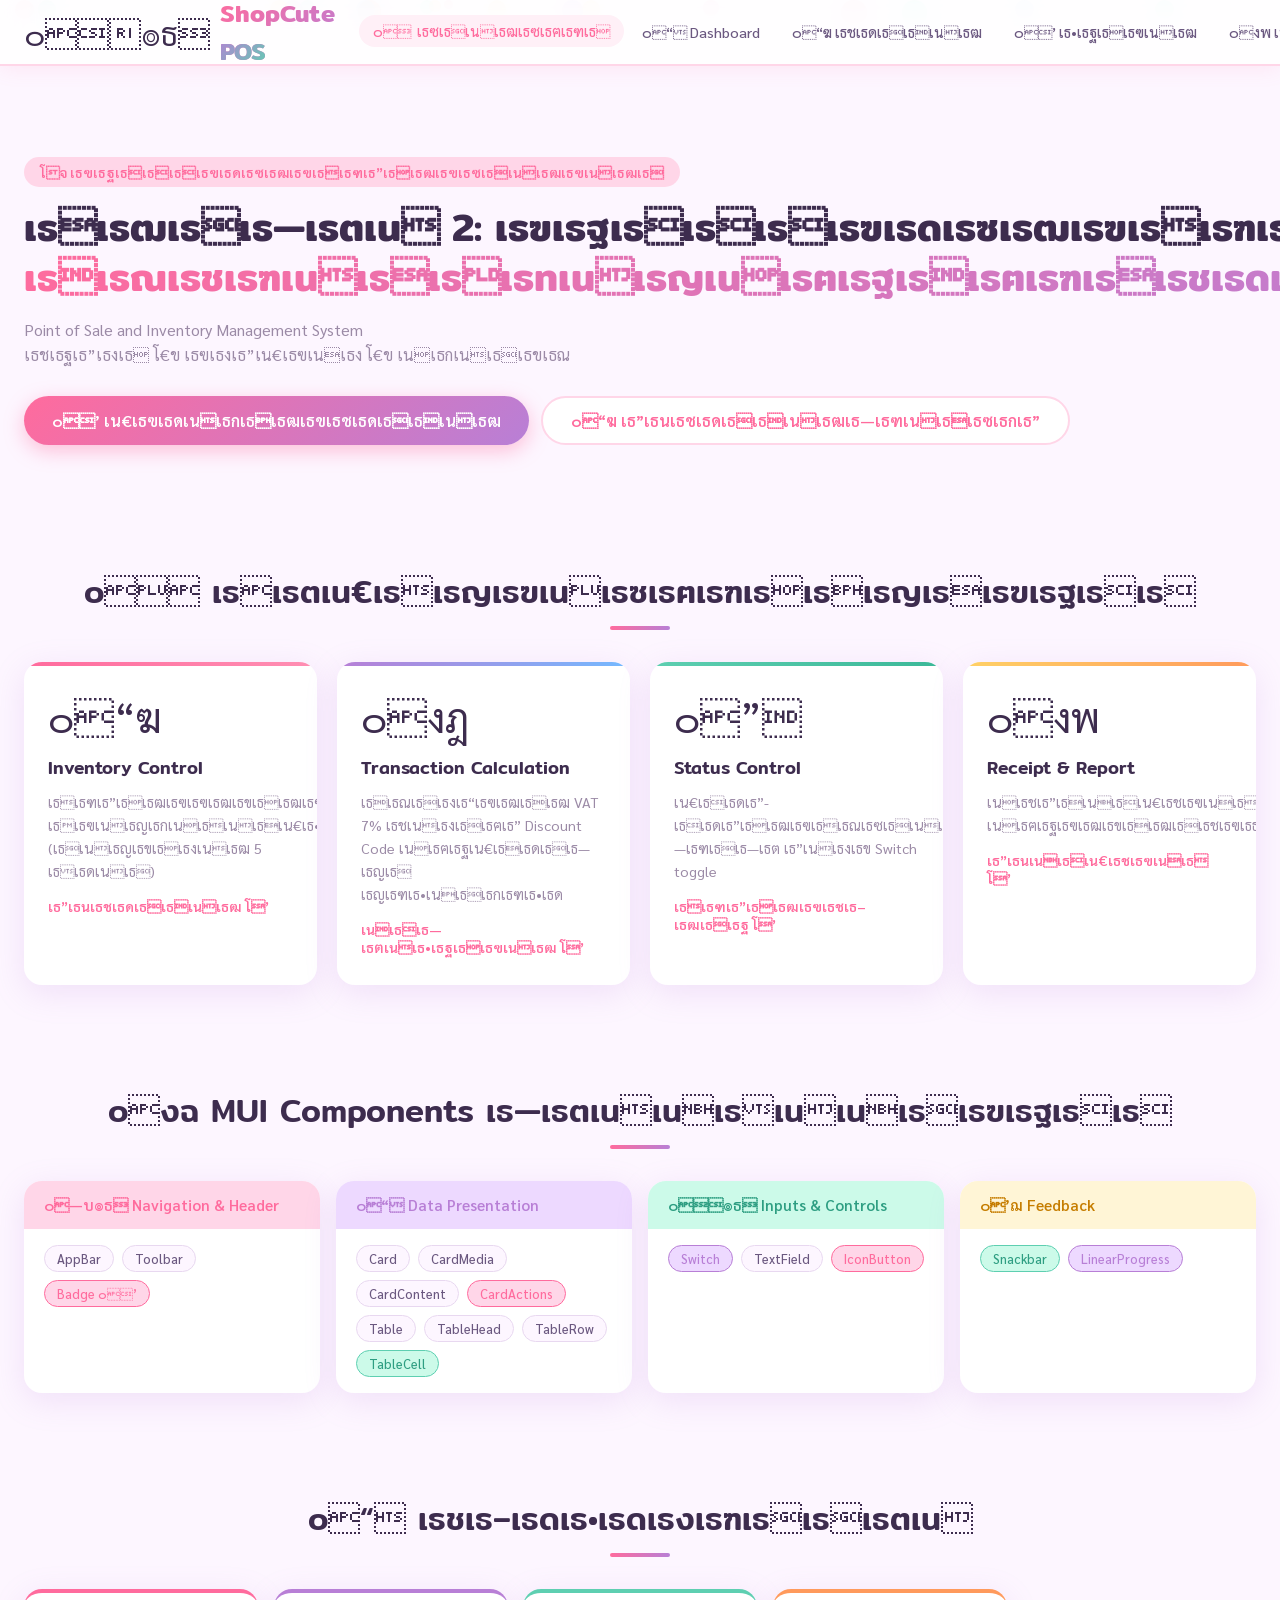
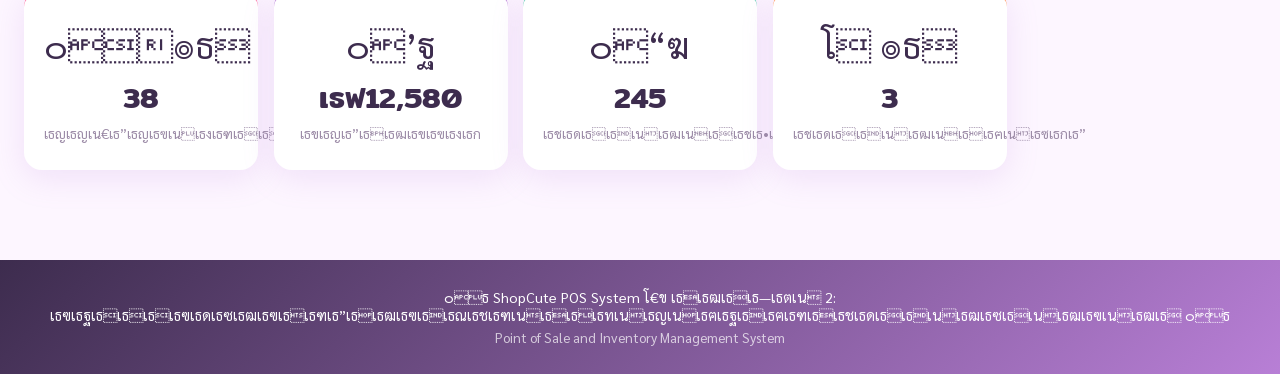
<file: index.html>
<!DOCTYPE html>
<html lang="th">
<head>
  <meta charset="UTF-8" />
  <meta name="viewport" content="width=device-width, initial-scale=1.0"/>
  <title>๐๏ธ ShopCute POS - เธฃเธฐเธเธเธเธฑเธ”เธเธฒเธฃเธฃเนเธฒเธเธเนเธฒ</title>
  <link href="https://fonts.googleapis.com/css2?family=Sarabun:wght@300;400;600;700&family=Mitr:wght@300;400;500;600&display=swap" rel="stylesheet"/>
  <link href="https://fonts.googleapis.com/icon?family=Material+Icons" rel="stylesheet"/>
  <link rel="stylesheet" href="css/style.css"/>
  <link rel="stylesheet" href="css/enhance.css"/>
</head>
<body>

<!-- โจ Floating particles -->
<div class="particles" id="particles"></div>

<!-- ๐€ TOP NAVBAR -->
<header class="topbar">
  <div class="topbar-inner">
    <div class="logo">
      <span class="logo-icon">๐๏ธ</span>
      <span class="logo-text">ShopCute <span class="logo-sub">POS</span></span>
    </div>
    <nav class="nav-links">
      <a href="index.html" class="nav-item active">๐  เธซเธเนเธฒเธซเธฅเธฑเธ</a>
      <a href="dashboard.html" class="nav-item">๐“ Dashboard</a>
      <a href="inventory.html" class="nav-item">๐“ฆ เธชเธดเธเธเนเธฒ</a>
      <a href="pos.html" class="nav-item">๐’ เธ•เธฐเธเธฃเนเธฒ</a>
      <a href="receipt.html" class="nav-item">๐งพ เนเธเน€เธชเธฃเนเธ</a>
      <a href="report.html" class="nav-item">๐“ เธฃเธฒเธขเธเธฒเธ</a>
      <a href="login.html" class="nav-item">๐”‘ เน€เธเนเธฒเธชเธนเนเธฃเธฐเธเธ</a>
    </nav>
    <div class="topbar-right">
      <div class="badge-wrap">
        <span class="material-icons cart-icon">shopping_cart</span>
        <span class="badge" id="cart-badge">0</span>
      </div>
      <div class="user-avatar">๐‘ฉโ€๐’ผ</div>
    </div>
  </div>
</header>

<!-- ๐ธ HERO SECTION -->
<section class="hero">
  <div class="hero-content">
    <div class="hero-tag">โจ เธฃเธฐเธเธเธเธฃเธดเธซเธฒเธฃเธเธฑเธ”เธเธฒเธฃเธซเธเนเธฒเธฃเนเธฒเธ</div>
    <h1 class="hero-title">เธเธฒเธเธ—เธตเน 2: เธฃเธฐเธเธเธเธฃเธดเธซเธฒเธฃเธเธฑเธ”เธเธฒเธฃ<br/><span class="highlight">เธเธณเธชเธฑเนเธเธเธทเนเธญเนเธฅเธฐเธเธฅเธฑเธเธชเธดเธเธเนเธฒ</span></h1>
    <p class="hero-sub">Point of Sale and Inventory Management System<br/>เธชเธฐเธ”เธงเธ โ€ข เธฃเธงเธ”เน€เธฃเนเธง โ€ข เนเธกเนเธเธขเธณ</p>
    <div class="hero-btns">
      <a href="pos.html" class="btn btn-primary">๐’ เน€เธฃเธดเนเธกเธเธฒเธขเธชเธดเธเธเนเธฒ</a>
      <a href="inventory.html" class="btn btn-outline">๐“ฆ เธ”เธนเธชเธดเธเธเนเธฒเธ—เธฑเนเธเธซเธกเธ”</a>
    </div>
  </div>
  <div class="hero-visual">
    <div class="hero-card-float">
      <div class="stat-bubble bubble1">
        <span class="stat-num">245</span>
        <span class="stat-label">เธชเธดเธเธเนเธฒเธ—เธฑเนเธเธซเธกเธ”</span>
      </div>
      <div class="stat-bubble bubble2">
        <span class="stat-num">เธฟ12,580</span>
        <span class="stat-label">เธขเธญเธ”เธงเธฑเธเธเธตเน</span>
      </div>
      <div class="stat-bubble bubble3">
        <span class="stat-num">38</span>
        <span class="stat-label">เธญเธญเน€เธ”เธญเธฃเน</span>
      </div>
    </div>
    <div class="hero-emoji-cloud">
      <span class="e1">๐ง</span><span class="e2">๐ฐ</span><span class="e3">๐€</span>
      <span class="e4">๐ธ</span><span class="e5">๐’</span><span class="e6">โญ</span>
    </div>
  </div>
</section>

<!-- ๐“ FEATURE CARDS -->
<section class="features">
  <h2 class="section-title">๐ เธเธตเน€เธเธญเธฃเนเธซเธฅเธฑเธเธเธญเธเธฃเธฐเธเธ</h2>
  <div class="feature-grid">

    <div class="feature-card fc1">
      <div class="fc-icon">๐“ฆ</div>
      <h3>Inventory Control</h3>
      <p>เธเธฑเธ”เธเธฒเธฃเธฃเธฒเธขเธเธฒเธฃเธชเธดเธเธเนเธฒเนเธฅเธฐเธชเธ•เนเธญเธ เธเธฃเนเธญเธกเนเธเนเธเน€เธ•เธทเธญเธเน€เธกเธทเนเธญเธชเธดเธเธเนเธฒเนเธเธฅเนเธซเธกเธ” (เธเนเธญเธขเธเธงเนเธฒ 5 เธเธดเนเธ)</p>
      <a href="inventory.html" class="fc-link">เธ”เธนเธชเธดเธเธเนเธฒ โ’</a>
    </div>

    <div class="feature-card fc2">
      <div class="fc-icon">๐งฎ</div>
      <h3>Transaction Calculation</h3>
      <p>เธเธณเธเธงเธ“เธฃเธฒเธเธฒ VAT 7% เธชเนเธงเธเธฅเธ” Discount Code เนเธฅเธฐเน€เธเธดเธเธ—เธญเธ เธญเธฑเธ•เนเธเธกเธฑเธ•เธด</p>
      <a href="pos.html" class="fc-link">เนเธเธ—เธตเนเธ•เธฐเธเธฃเนเธฒ โ’</a>
    </div>

    <div class="feature-card fc3">
      <div class="fc-icon">๐”</div>
      <h3>Status Control</h3>
      <p>เน€เธเธดเธ”-เธเธดเธ”เธเธฒเธฃเธเธณเธซเธเนเธฒเธขเธชเธดเธเธเนเธฒเนเธ•เนเธฅเธฐเธฃเธฒเธขเธเธฒเธฃเนเธ”เนเธ—เธฑเธเธ—เธต เธ”เนเธงเธข Switch toggle</p>
      <a href="inventory.html" class="fc-link">เธเธฑเธ”เธเธฒเธฃเธชเธ–เธฒเธเธฐ โ’</a>
    </div>

    <div class="feature-card fc4">
      <div class="fc-icon">๐งพ</div>
      <h3>Receipt & Report</h3>
      <p>เนเธชเธ”เธเนเธเน€เธชเธฃเนเธเธฃเธฑเธเน€เธเธดเธเธขเนเธญ เนเธฅเธฐเธฃเธฒเธขเธเธฒเธเธชเธฃเธธเธเธขเธญเธ”เธเธฒเธขเธเธฃเธฐเธเธณเธงเธฑเธ</p>
      <a href="receipt.html" class="fc-link">เธ”เธนเนเธเน€เธชเธฃเนเธ โ’</a>
    </div>

  </div>
</section>

<!-- ๐งฉ MUI COMPONENTS SECTION -->
<section class="components-section">
  <h2 class="section-title">๐งฉ MUI Components เธ—เธตเนเนเธเนเนเธเธฃเธฐเธเธ</h2>
  <div class="comp-grid">
    <div class="comp-card">
      <div class="comp-header nav-header">๐—บ๏ธ Navigation & Header</div>
      <div class="comp-body">
        <span class="chip">AppBar</span>
        <span class="chip">Toolbar</span>
        <span class="chip chip-pink">Badge ๐’</span>
      </div>
    </div>
    <div class="comp-card">
      <div class="comp-header data-header">๐“ Data Presentation</div>
      <div class="comp-body">
        <span class="chip">Card</span>
        <span class="chip">CardMedia</span>
        <span class="chip">CardContent</span>
        <span class="chip chip-pink">CardActions</span>
        <span class="chip">Table</span>
        <span class="chip">TableHead</span>
        <span class="chip">TableRow</span>
        <span class="chip chip-green">TableCell</span>
      </div>
    </div>
    <div class="comp-card">
      <div class="comp-header input-header">๐๏ธ Inputs & Controls</div>
      <div class="comp-body">
        <span class="chip chip-purple">Switch</span>
        <span class="chip">TextField</span>
        <span class="chip chip-pink">IconButton</span>
      </div>
    </div>
    <div class="comp-card">
      <div class="comp-header feedback-header">๐’ฌ Feedback</div>
      <div class="comp-body">
        <span class="chip chip-green">Snackbar</span>
        <span class="chip chip-purple">LinearProgress</span>
      </div>
    </div>
  </div>
</section>

<!-- ๐ธ QUICK STATS -->
<section class="stats-section">
  <h2 class="section-title">๐“ เธชเธ–เธดเธ•เธดเธงเธฑเธเธเธตเน</h2>
  <div class="stats-row">
    <div class="stat-card sc1">
      <div class="stat-icon">๐๏ธ</div>
      <div class="stat-val">38</div>
      <div class="stat-name">เธญเธญเน€เธ”เธญเธฃเนเธงเธฑเธเธเธตเน</div>
    </div>
    <div class="stat-card sc2">
      <div class="stat-icon">๐’ฐ</div>
      <div class="stat-val">เธฟ12,580</div>
      <div class="stat-name">เธขเธญเธ”เธเธฒเธขเธฃเธงเธก</div>
    </div>
    <div class="stat-card sc3">
      <div class="stat-icon">๐“ฆ</div>
      <div class="stat-val">245</div>
      <div class="stat-name">เธชเธดเธเธเนเธฒเนเธเธชเธ•เนเธญเธ</div>
    </div>
    <div class="stat-card sc4">
      <div class="stat-icon">โ ๏ธ</div>
      <div class="stat-val">3</div>
      <div class="stat-name">เธชเธดเธเธเนเธฒเนเธเธฅเนเธซเธกเธ”</div>
    </div>
  </div>
</section>

<footer class="footer">
  <p>๐ธ ShopCute POS System โ€ข เธเธฒเธเธ—เธตเน 2: เธฃเธฐเธเธเธเธฃเธดเธซเธฒเธฃเธเธฑเธ”เธเธฒเธฃเธเธณเธชเธฑเนเธเธเธทเนเธญเนเธฅเธฐเธเธฅเธฑเธเธชเธดเธเธเนเธฒเธซเธเนเธฒเธฃเนเธฒเธ ๐ธ</p>
  <p style="margin-top:4px;opacity:.7;font-size:.85rem;">Point of Sale and Inventory Management System</p>
</footer>

<button class="back-to-top" id="backTop" onclick="window.scrollTo({top:0,behavior:'smooth'})">↑</button>
<script src="js/main.js"></script>
</body>
</html>
</file>
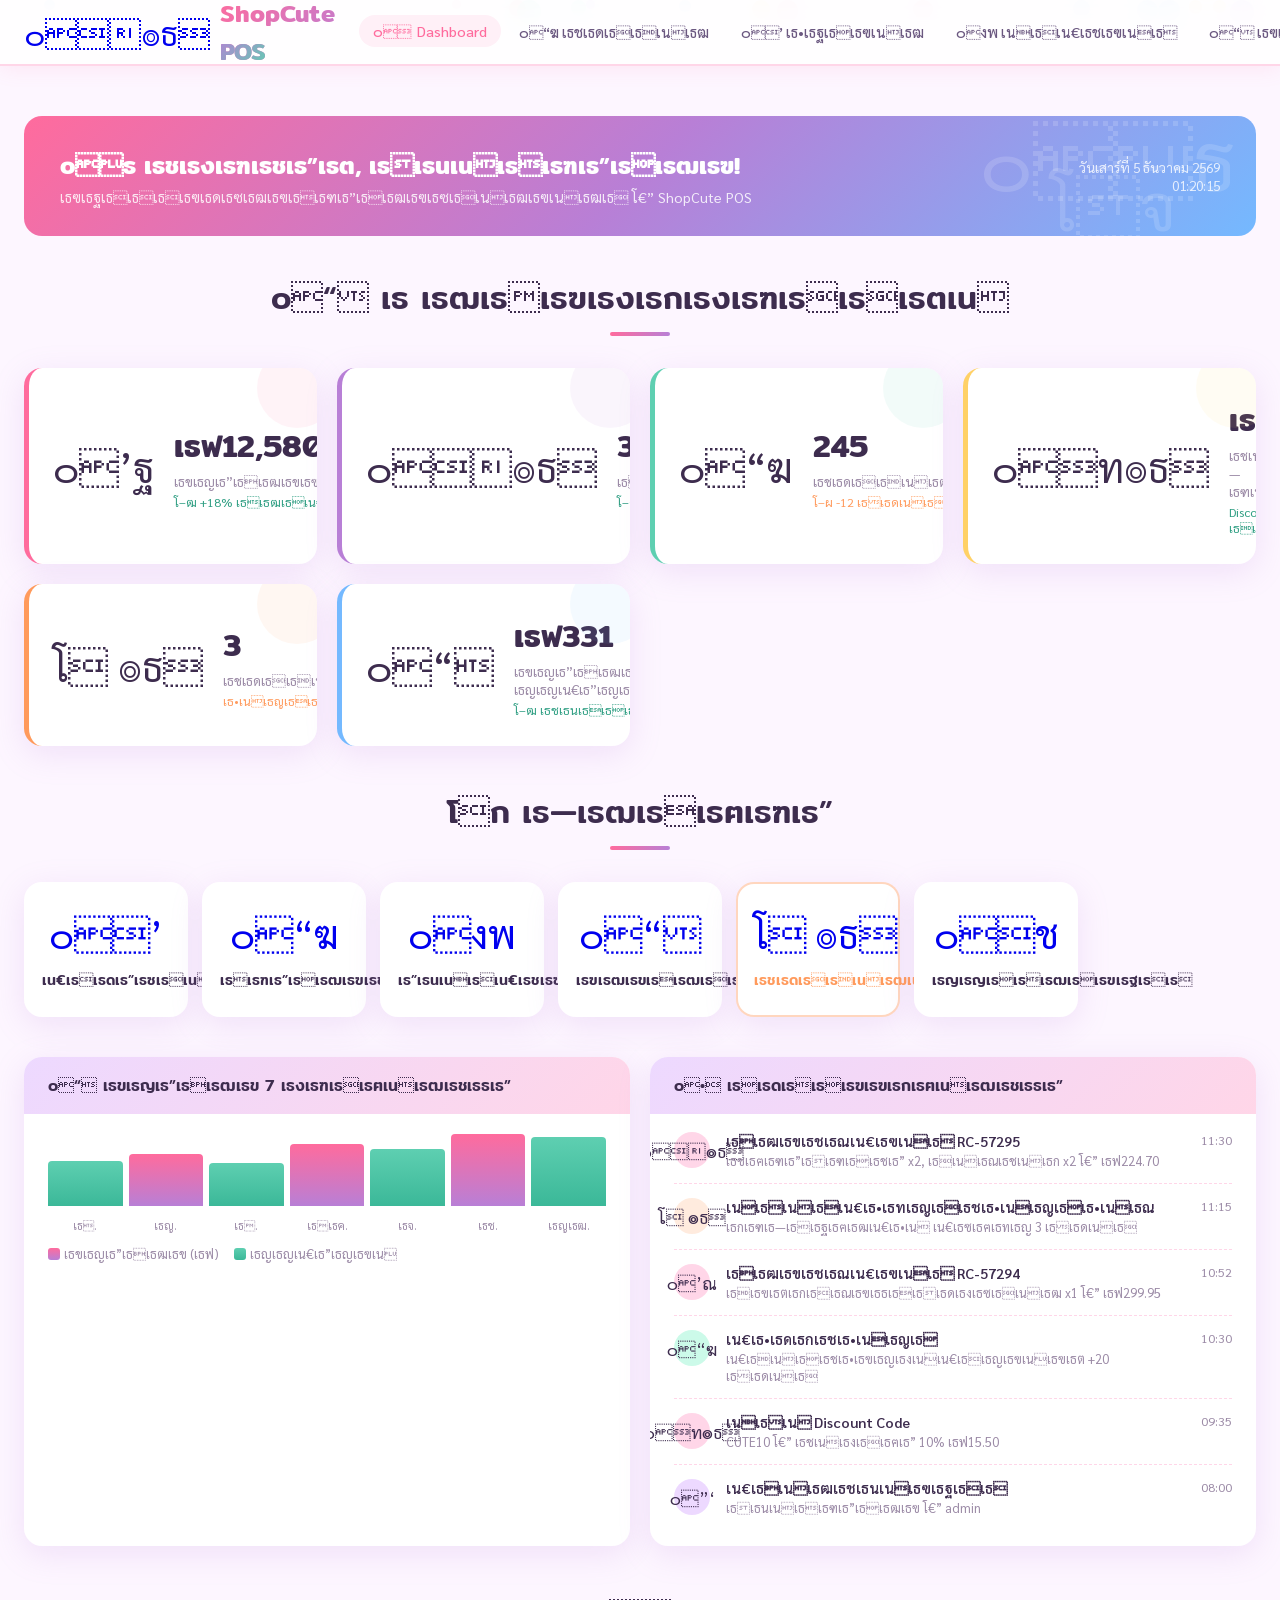
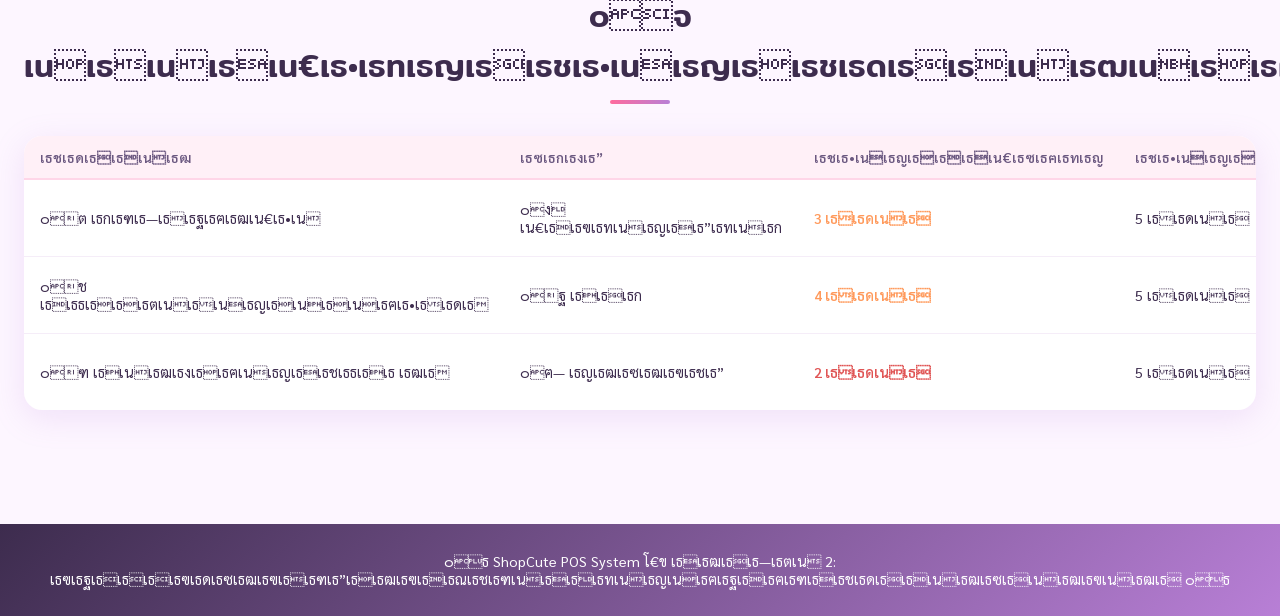
<file: dashboard.html>
﻿<!DOCTYPE html>
<html lang="th">

<head>
  <meta charset="UTF-8" />
  <meta name="viewport" content="width=device-width,initial-scale=1.0" />
  <title>๐  Dashboard - ShopCute POS</title>
  <link
    href="https://fonts.googleapis.com/css2?family=Sarabun:wght@300;400;600;700&family=Mitr:wght@300;400;500;600&display=swap"
    rel="stylesheet" />
  <link href="https://fonts.googleapis.com/icon?family=Material+Icons" rel="stylesheet" />
  <link rel="stylesheet" href="css/style.css" />
  <link rel="stylesheet" href="css/enhance.css" />
  <style>
    .dash-grid {
      display: grid;
      grid-template-columns: repeat(auto-fill, minmax(260px, 1fr));
      gap: 20px;
      margin-bottom: 40px;
    }

    .kpi-card {
      background: white;
      border-radius: var(--radius);
      padding: 28px 24px;
      box-shadow: var(--card-shadow);
      display: flex;
      align-items: center;
      gap: 20px;
      transition: var(--transition);
      position: relative;
      overflow: hidden;
    }

    .kpi-card::after {
      content: '';
      position: absolute;
      top: -20px;
      right: -20px;
      width: 80px;
      height: 80px;
      border-radius: 50%;
      opacity: .08;
    }

    .kpi1 {
      border-left: 5px solid var(--pink);
    }

    .kpi1::after {
      background: var(--pink);
    }

    .kpi2 {
      border-left: 5px solid var(--purple);
    }

    .kpi2::after {
      background: var(--purple);
    }

    .kpi3 {
      border-left: 5px solid var(--mint);
    }

    .kpi3::after {
      background: var(--mint);
    }

    .kpi4 {
      border-left: 5px solid var(--yellow);
    }

    .kpi4::after {
      background: var(--yellow);
    }

    .kpi5 {
      border-left: 5px solid var(--orange);
    }

    .kpi5::after {
      background: var(--orange);
    }

    .kpi6 {
      border-left: 5px solid var(--blue);
    }

    .kpi6::after {
      background: var(--blue);
    }

    .kpi-card:hover {
      transform: translateY(-5px);
      box-shadow: 0 16px 48px rgba(184, 127, 214, .25);
    }

    .kpi-icon {
      font-size: 2.5rem;
      flex-shrink: 0;
    }

    .kpi-info {}

    .kpi-val {
      font-family: 'Mitr', sans-serif;
      font-size: 1.9rem;
      font-weight: 600;
      color: var(--text-dark);
    }

    .kpi-name {
      font-size: .85rem;
      color: var(--text-soft);
      margin-top: 2px;
    }

    .kpi-change {
      font-size: .78rem;
      margin-top: 4px;
    }

    .kpi-change.up {
      color: #2E9E82;
    }

    .kpi-change.down {
      color: var(--orange);
    }

    /* Quick links */
    .quick-grid {
      display: grid;
      grid-template-columns: repeat(auto-fill, minmax(160px, 1fr));
      gap: 14px;
      margin-bottom: 40px;
    }

    .quick-link {
      background: white;
      border-radius: var(--radius);
      padding: 24px 16px;
      text-align: center;
      text-decoration: none;
      box-shadow: var(--card-shadow);
      transition: var(--transition);
      border: 2px solid transparent;
    }

    .quick-link:hover {
      transform: translateY(-5px);
      border-color: var(--pink-light);
    }

    .ql-icon {
      font-size: 2.4rem;
      margin-bottom: 10px;
      display: block;
    }

    .ql-label {
      font-family: 'Mitr', sans-serif;
      font-size: .9rem;
      font-weight: 500;
      color: var(--text-dark);
    }

    /* Timeline */
    .timeline {
      display: flex;
      flex-direction: column;
      gap: 0;
    }

    .tl-item {
      display: flex;
      gap: 16px;
      padding: 14px 0;
      border-bottom: 1px dashed var(--pink-light);
    }

    .tl-item:last-child {
      border-bottom: none;
    }

    .tl-dot {
      width: 36px;
      height: 36px;
      border-radius: 50%;
      flex-shrink: 0;
      display: flex;
      align-items: center;
      justify-content: center;
      font-size: 1.1rem;
    }

    .tl-dot-sale {
      background: var(--pink-light);
    }

    .tl-dot-stock {
      background: var(--mint-light);
    }

    .tl-dot-alert {
      background: rgba(255, 154, 92, .2);
    }

    .tl-info {
      flex: 1;
    }

    .tl-title {
      font-size: .9rem;
      font-weight: 600;
      color: var(--text-dark);
    }

    .tl-sub {
      font-size: .8rem;
      color: var(--text-soft);
      margin-top: 2px;
    }

    .tl-time {
      font-size: .78rem;
      color: var(--text-soft);
      flex-shrink: 0;
    }

    /* Mini chart */
    .mini-chart {
      display: flex;
      align-items: flex-end;
      gap: 6px;
      height: 80px;
      padding: 8px 0;
    }

    .bar-mini {
      flex: 1;
      border-radius: 4px 4px 0 0;
      min-height: 4px;
      background: linear-gradient(180deg, var(--pink), var(--purple));
      transition: height 1s cubic-bezier(.4, 0, .2, 1);
    }

    .bar-mini.mint {
      background: linear-gradient(180deg, var(--mint), #3BB898);
    }

    .chart-labels {
      display: flex;
      gap: 6px;
      margin-top: 4px;
    }

    .chart-label {
      flex: 1;
      text-align: center;
      font-size: .7rem;
      color: var(--text-soft);
    }

    /* Greeting banner */
    .greeting-banner {
      background: linear-gradient(135deg, var(--pink), var(--purple), var(--blue));
      border-radius: var(--radius);
      padding: 30px 36px;
      color: white;
      display: flex;
      align-items: center;
      justify-content: space-between;
      gap: 20px;
      margin-bottom: 36px;
      position: relative;
      overflow: hidden;
    }

    .greeting-banner::before {
      content: '๐ธ';
      position: absolute;
      right: 20px;
      top: -10px;
      font-size: 5rem;
      opacity: .15;
    }

    .greeting-banner::after {
      content: 'โจ';
      position: absolute;
      right: 80px;
      bottom: -10px;
      font-size: 4rem;
      opacity: .15;
    }

    .greeting-title {
      font-family: 'Mitr', sans-serif;
      font-size: 1.5rem;
      font-weight: 600;
    }

    .greeting-sub {
      opacity: .85;
      font-size: .9rem;
      margin-top: 4px;
    }

    .greeting-date {
      text-align: right;
      opacity: .8;
      font-size: .85rem;
    }

    .two-col {
      display: grid;
      grid-template-columns: 1fr 1fr;
      gap: 20px;
    }

    @media(max-width:800px) {
      .two-col {
        grid-template-columns: 1fr;
      }
    }
  </style>
</head>

<body>
  <div class="particles" id="particles"></div>

  <header class="topbar">
    <div class="topbar-inner">
      <a href="dashboard.html" class="logo">
        <span class="logo-icon">๐๏ธ</span>
        <span class="logo-text">ShopCute <span class="logo-sub">POS</span></span>
      </a>
      <nav class="nav-links">
        <a href="dashboard.html" class="nav-item active">๐  Dashboard</a>
        <a href="inventory.html" class="nav-item">๐“ฆ เธชเธดเธเธเนเธฒ</a>
        <a href="pos.html" class="nav-item">๐’ เธ•เธฐเธเธฃเนเธฒ</a>
        <a href="receipt.html" class="nav-item">๐งพ เนเธเน€เธชเธฃเนเธ</a>
        <a href="report.html" class="nav-item">๐“ เธฃเธฒเธขเธเธฒเธ</a>
      </nav>
      <div class="topbar-right">
        <div class="badge-wrap">
          <span class="material-icons cart-icon">shopping_cart</span>
          <span class="badge" id="cart-badge">0</span>
        </div>
        <div class="user-avatar" id="user-avatar" style="cursor:pointer" onclick="logout()">๐‘ฉโ€๐’ผ</div>
      </div>
    </div>
  </header>

  <section class="page-section">

    <!-- GREETING -->
    <div class="greeting-banner">
      <div>
        <div class="greeting-title">๐ธ เธชเธงเธฑเธชเธ”เธต, <span
            id="greeting-name">เธเธนเนเธเธฑเธ”เธเธฒเธฃ</span>!</div>
        <div class="greeting-sub">เธฃเธฐเธเธเธเธฃเธดเธซเธฒเธฃเธเธฑเธ”เธเธฒเธฃเธซเธเนเธฒเธฃเนเธฒเธ โ€” ShopCute
          POS</div>
      </div>
      <div class="greeting-date" id="greeting-date"></div>
    </div>

    <!-- KPI CARDS -->
    <h2 class="section-title">๐“ เธ เธฒเธเธฃเธงเธกเธงเธฑเธเธเธตเน</h2>
    <div class="dash-grid">
      <div class="kpi-card kpi1">
        <div class="kpi-icon">๐’ฐ</div>
        <div class="kpi-info">
          <div class="kpi-val" id="kpi-revenue">เธฟ12,580</div>
          <div class="kpi-name">เธขเธญเธ”เธเธฒเธขเธฃเธงเธกเธงเธฑเธเธเธตเน</div>
          <div class="kpi-change up">โ–ฒ +18% เธเธฒเธเน€เธกเธทเนเธญเธงเธฒเธ</div>
        </div>
      </div>
      <div class="kpi-card kpi2">
        <div class="kpi-icon">๐๏ธ</div>
        <div class="kpi-info">
          <div class="kpi-val">38</div>
          <div class="kpi-name">เธเธณเธเธงเธเธญเธญเน€เธ”เธญเธฃเน</div>
          <div class="kpi-change up">โ–ฒ +5 เธญเธญเน€เธ”เธญเธฃเน</div>
        </div>
      </div>
      <div class="kpi-card kpi3">
        <div class="kpi-icon">๐“ฆ</div>
        <div class="kpi-info">
          <div class="kpi-val">245</div>
          <div class="kpi-name">เธชเธดเธเธเนเธฒเนเธเธชเธ•เนเธญเธ</div>
          <div class="kpi-change down">โ–ผ -12 เธเธดเนเธเธงเธฑเธเธเธตเน</div>
        </div>
      </div>
      <div class="kpi-card kpi4">
        <div class="kpi-icon">๐ท๏ธ</div>
        <div class="kpi-info">
          <div class="kpi-val">เธฟ840</div>
          <div class="kpi-name">เธชเนเธงเธเธฅเธ”เธ—เธฑเนเธเธซเธกเธ”</div>
          <div class="kpi-change up">Discount Code 15 เธเธฃเธฑเนเธ</div>
        </div>
      </div>
      <div class="kpi-card kpi5">
        <div class="kpi-icon">โ ๏ธ</div>
        <div class="kpi-info">
          <div class="kpi-val">3</div>
          <div class="kpi-name">เธชเธดเธเธเนเธฒเธชเธ•เนเธญเธเธ•เนเธณ</div>
          <div class="kpi-change down">เธ•เนเธญเธเธชเธฑเนเธเธเธทเนเธญเน€เธเธดเนเธก!</div>
        </div>
      </div>
      <div class="kpi-card kpi6">
        <div class="kpi-icon">๐“</div>
        <div class="kpi-info">
          <div class="kpi-val">เธฟ331</div>
          <div class="kpi-name">เธขเธญเธ”เธเธฒเธขเน€เธเธฅเธตเนเธข/เธญเธญเน€เธ”เธญเธฃเน</div>
          <div class="kpi-change up">โ–ฒ เธชเธนเธเธเธงเนเธฒเน€เธเนเธฒ</div>
        </div>
      </div>
    </div>

    <!-- QUICK LINKS -->
    <h2 class="section-title">โก เธ—เธฒเธเธฅเธฑเธ”</h2>
    <div class="quick-grid">
      <a href="pos.html" class="quick-link">
        <span class="ql-icon">๐’</span>
        <div class="ql-label">เน€เธเธดเธ”เธซเธเนเธฒเธเธฒเธข</div>
      </a>
      <a href="inventory.html" class="quick-link">
        <span class="ql-icon">๐“ฆ</span>
        <div class="ql-label">เธเธฑเธ”เธเธฒเธฃเธชเธดเธเธเนเธฒ</div>
      </a>
      <a href="receipt.html" class="quick-link">
        <span class="ql-icon">๐งพ</span>
        <div class="ql-label">เธ”เธนเนเธเน€เธชเธฃเนเธ</div>
      </a>
      <a href="report.html" class="quick-link">
        <span class="ql-icon">๐“</span>
        <div class="ql-label">เธฃเธฒเธขเธเธฒเธเธขเธญเธ”เธเธฒเธข</div>
      </a>
      <a href="inventory.html#low-stock" class="quick-link" style="border-color:rgba(255,154,92,.4)">
        <span class="ql-icon">โ ๏ธ</span>
        <div class="ql-label" style="color:var(--orange)">เธชเธดเธเธเนเธฒเนเธเธฅเนเธซเธกเธ”</div>
      </a>
      <a href="login.html" class="quick-link" onclick="localStorage.clear()">
        <span class="ql-icon">๐ช</span>
        <div class="ql-label">เธญเธญเธเธเธฒเธเธฃเธฐเธเธ</div>
      </a>
    </div>

    <!-- CHARTS + TIMELINE -->
    <div class="two-col">

      <!-- Mini bar chart -->
      <div class="table-wrap">
        <div class="table-head-bar">๐“ เธขเธญเธ”เธเธฒเธข 7 เธงเธฑเธเธฅเนเธฒเธชเธธเธ”</div>
        <div style="padding:20px 24px">
          <div class="mini-chart" id="mini-chart"></div>
          <div class="chart-labels" id="chart-labels"></div>
          <div style="margin-top:12px;display:flex;gap:16px;font-size:.8rem;color:var(--text-soft)">
            <span style="display:flex;align-items:center;gap:4px"><span
                style="width:12px;height:12px;border-radius:3px;background:linear-gradient(var(--pink),var(--purple));display:inline-block"></span>เธขเธญเธ”เธเธฒเธข
              (เธฟ)</span>
            <span style="display:flex;align-items:center;gap:4px"><span
                style="width:12px;height:12px;border-radius:3px;background:linear-gradient(var(--mint),#3BB898);display:inline-block"></span>เธญเธญเน€เธ”เธญเธฃเน</span>
          </div>
        </div>
      </div>

      <!-- Activity Timeline -->
      <div class="table-wrap">
        <div class="table-head-bar">๐• เธเธดเธเธเธฃเธฃเธกเธฅเนเธฒเธชเธธเธ”</div>
        <div style="padding:4px 24px 16px">
          <div class="timeline">
            <div class="tl-item">
              <div class="tl-dot tl-dot-sale">๐๏ธ</div>
              <div class="tl-info">
                <div class="tl-title">เธเธฒเธขเธชเธณเน€เธฃเนเธ RC-57295</div>
                <div class="tl-sub">เธชเธฅเธฑเธ”เธเธฑเธเธชเธ” x2, เธเนเธณเธชเนเธก x2 โ€” เธฟ224.70</div>
              </div>
              <div class="tl-time">11:30</div>
            </div>
            <div class="tl-item">
              <div class="tl-dot tl-dot-alert">โ ๏ธ</div>
              <div class="tl-info">
                <div class="tl-title">เนเธเนเธเน€เธ•เธทเธญเธเธชเธ•เนเธญเธเธ•เนเธณ</div>
                <div class="tl-sub">เธกเธฑเธ—เธเธฐเธฅเธฒเน€เธ•เน เน€เธซเธฅเธทเธญ 3 เธเธดเนเธ</div>
              </div>
              <div class="tl-time">11:15</div>
            </div>
            <div class="tl-item">
              <div class="tl-dot tl-dot-sale">๐’ณ</div>
              <div class="tl-info">
                <div class="tl-title">เธเธฒเธขเธชเธณเน€เธฃเนเธ RC-57294</div>
                <div class="tl-sub">เธเธฃเธตเธกเธเธณเธฃเธธเธเธเธดเธงเธซเธเนเธฒ x1 โ€” เธฟ299.95</div>
              </div>
              <div class="tl-time">10:52</div>
            </div>
            <div class="tl-item">
              <div class="tl-dot tl-dot-stock">๐“ฆ</div>
              <div class="tl-info">
                <div class="tl-title">เน€เธ•เธดเธกเธชเธ•เนเธญเธ</div>
                <div class="tl-sub">เน€เธเนเธเธชเธ•เธฃเธญเธงเนเน€เธเธญเธฃเนเธฃเธต +20 เธเธดเนเธ</div>
              </div>
              <div class="tl-time">10:30</div>
            </div>
            <div class="tl-item">
              <div class="tl-dot tl-dot-sale">๐ท๏ธ</div>
              <div class="tl-info">
                <div class="tl-title">เนเธเน Discount Code</div>
                <div class="tl-sub">CUTE10 โ€” เธชเนเธงเธเธฅเธ” 10% เธฟ15.50</div>
              </div>
              <div class="tl-time">09:35</div>
            </div>
            <div class="tl-item">
              <div class="tl-dot" style="background:var(--purple-light)">๐”‘</div>
              <div class="tl-info">
                <div class="tl-title">เน€เธเนเธฒเธชเธนเนเธฃเธฐเธเธ</div>
                <div class="tl-sub">เธเธนเนเธเธฑเธ”เธเธฒเธฃ โ€” admin</div>
              </div>
              <div class="tl-time">08:00</div>
            </div>
          </div>
        </div>
      </div>

    </div>

    <!-- STOCK ALERTS -->
    <div style="margin-top:20px">
      <h2 class="section-title">๐จ เนเธเนเธเน€เธ•เธทเธญเธเธชเธ•เนเธญเธเธชเธดเธเธเนเธฒเนเธเธฅเนเธซเธกเธ”
      </h2>
      <div class="table-wrap">
        <div style="overflow-x:auto">
          <table>
            <thead>
              <tr>
                <th>เธชเธดเธเธเนเธฒ</th>
                <th>เธซเธกเธงเธ”</th>
                <th>เธชเธ•เนเธญเธเธเธเน€เธซเธฅเธทเธญ</th>
                <th>เธชเธ•เนเธญเธเธเธฑเนเธเธ•เนเธณ</th>
                <th>เธชเธ–เธฒเธเธฐ</th>
                <th>เธ”เธณเน€เธเธดเธเธเธฒเธฃ</th>
              </tr>
            </thead>
            <tbody>
              <tr>
                <td>๐ต เธกเธฑเธ—เธเธฐเธฅเธฒเน€เธ•เน</td>
                <td>๐ง เน€เธเธฃเธทเนเธญเธเธ”เธทเนเธก</td>
                <td style="color:var(--orange);font-weight:600">3 เธเธดเนเธ</td>
                <td>5 เธเธดเนเธ</td>
                <td><span
                    style="background:#FFE0C0;color:#C06030;padding:3px 10px;border-radius:50px;font-size:.8rem">โ ๏ธ
                    เนเธเธฅเนเธซเธกเธ”</span></td>
                <td><a href="inventory.html" class="btn btn-sm btn-mint"
                    style="display:inline-flex;align-items:center;gap:4px">โ• เน€เธ•เธดเธกเธชเธ•เนเธญเธ</a></td>
              </tr>
              <tr>
                <td>๐ช เธเธธเธเธเธตเนเธเนเธญเธเนเธเนเธฅเธ•เธเธดเธ</td>
                <td>๐ฐ เธเธเธก</td>
                <td style="color:var(--orange);font-weight:600">4 เธเธดเนเธ</td>
                <td>5 เธเธดเนเธ</td>
                <td><span
                    style="background:#FFE0C0;color:#C06030;padding:3px 10px;border-radius:50px;font-size:.8rem">โ ๏ธ
                    เนเธเธฅเนเธซเธกเธ”</span></td>
                <td><a href="inventory.html" class="btn btn-sm btn-mint"
                    style="display:inline-flex;align-items:center;gap:4px">โ• เน€เธ•เธดเธกเธชเธ•เนเธญเธ</a></td>
              </tr>
              <tr>
                <td>๐ฑ เธเนเธฒเธงเธเธฅเนเธญเธเธชเธธเธเธ เธฒเธ</td>
                <td>๐ฅ— เธญเธฒเธซเธฒเธฃเธชเธ”</td>
                <td style="color:#E05555;font-weight:600">2 เธเธดเนเธ</td>
                <td>5 เธเธดเนเธ</td>
                <td><span
                    style="background:#FFD6D6;color:#C03030;padding:3px 10px;border-radius:50px;font-size:.8rem">๐”ด
                    เธงเธดเธเธคเธ•!</span></td>
                <td><a href="inventory.html" class="btn btn-sm btn-mint"
                    style="display:inline-flex;align-items:center;gap:4px">โ• เน€เธ•เธดเธกเธชเธ•เนเธญเธ</a></td>
              </tr>
            </tbody>
          </table>
        </div>
      </div>
    </div>

  </section>

  <footer class="footer">
    <p>๐ธ ShopCute POS System โ€ข เธเธฒเธเธ—เธตเน 2:
      เธฃเธฐเธเธเธเธฃเธดเธซเธฒเธฃเธเธฑเธ”เธเธฒเธฃเธเธณเธชเธฑเนเธเธเธทเนเธญเนเธฅเธฐเธเธฅเธฑเธเธชเธดเธเธเนเธฒเธซเธเนเธฒเธฃเนเธฒเธ
      ๐ธ</p>
  </footer>

  <button class="back-to-top" id="backTop" onclick="window.scrollTo({top:0,behavior:'smooth'})">↑</button>
  <script src="js/main.js"></script>
  <script>
    // Greeting
    const user = localStorage.getItem('posUser') || 'admin';
    const names = { admin: 'เธเธนเนเธเธฑเธ”เธเธฒเธฃ', cashier: 'เนเธเธเน€เธเธตเธขเธฃเน', stock: 'เน€เธเนเธฒเธซเธเนเธฒเธ—เธตเนเธชเธ•เนเธญเธ' };
    document.getElementById('greeting-name').textContent = names[user] || 'เธเธนเนเนเธเน';

    const now = new Date();
    document.getElementById('greeting-date').innerHTML =
      now.toLocaleDateString('th-TH', { weekday: 'long', year: 'numeric', month: 'long', day: 'numeric' }) + '<br/>' +
      now.toLocaleTimeString('th-TH');

    function logout() {
      if (confirm('เธ•เนเธญเธเธเธฒเธฃเธญเธญเธเธเธฒเธเธฃเธฐเธเธ?')) { localStorage.clear(); window.location.href = 'login.html'; }
    }

    // Mini chart
    const data = [8200, 9500, 7800, 11200, 10400, 13100, 12580];
    const labels = ['เธ.', 'เธญ.', 'เธ.', 'เธเธค.', 'เธจ.', 'เธช.', 'เธญเธฒ.'];
    const max = Math.max(...data);
    const chart = document.getElementById('mini-chart');
    const lbl = document.getElementById('chart-labels');
    data.forEach((v, i) => {
      const bar = document.createElement('div');
      bar.className = 'bar-mini' + (i % 2 === 0 ? ' mint' : '');
      bar.style.height = '4px';
      bar.style.height = ((v / max) * 72) + 'px';
      bar.title = `เธฟ${v.toLocaleString()}`;
      chart.appendChild(bar);
      const l = document.createElement('div');
      l.className = 'chart-label';
      l.textContent = labels[i];
      lbl.appendChild(l);
    });

    // Animate KPI numbers
    function animateCount(el, target, prefix = '') {
      let start = 0; const dur = 1500; const step = 16;
      const inc = target / (dur / step);
      const timer = setInterval(() => {
        start += inc;
        if (start >= target) { start = target; clearInterval(timer); }
        el.textContent = prefix + Math.floor(start).toLocaleString();
      }, step);
    }
  </script>
</body>

</html>
</file>
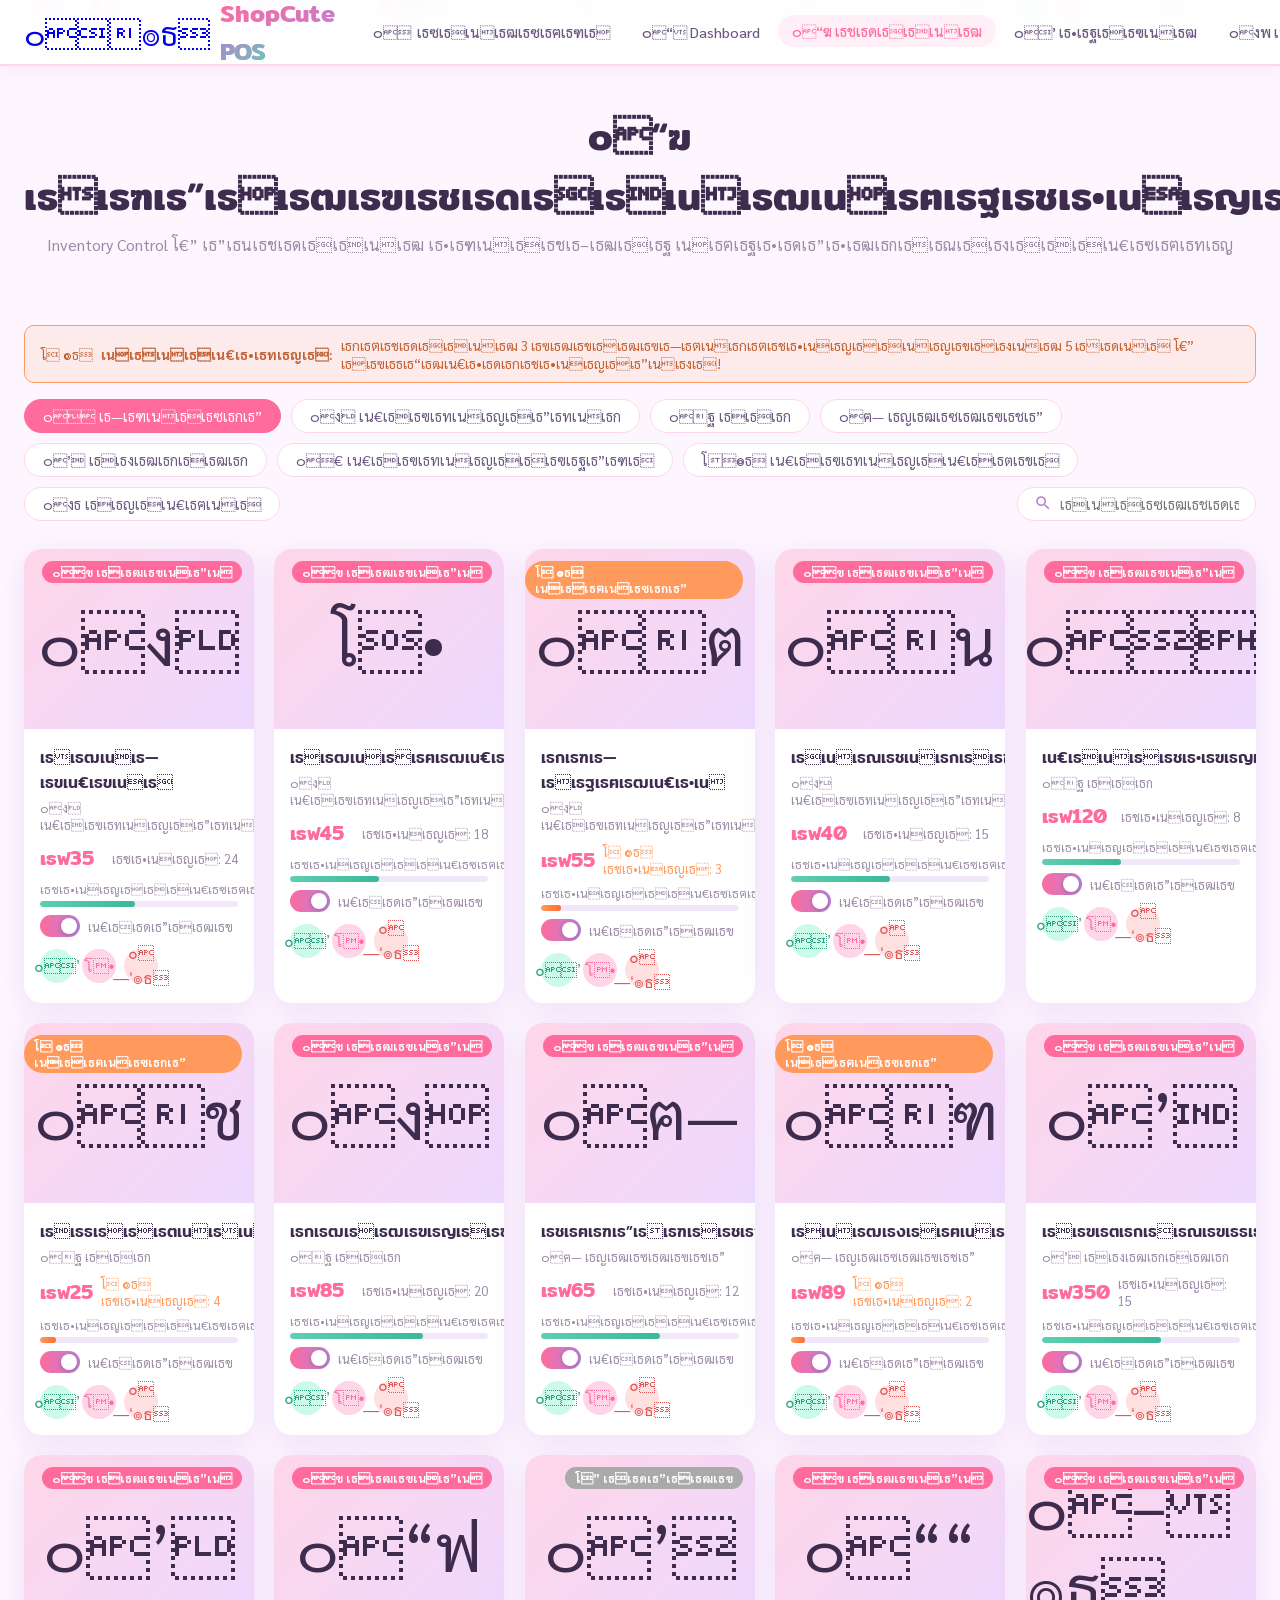
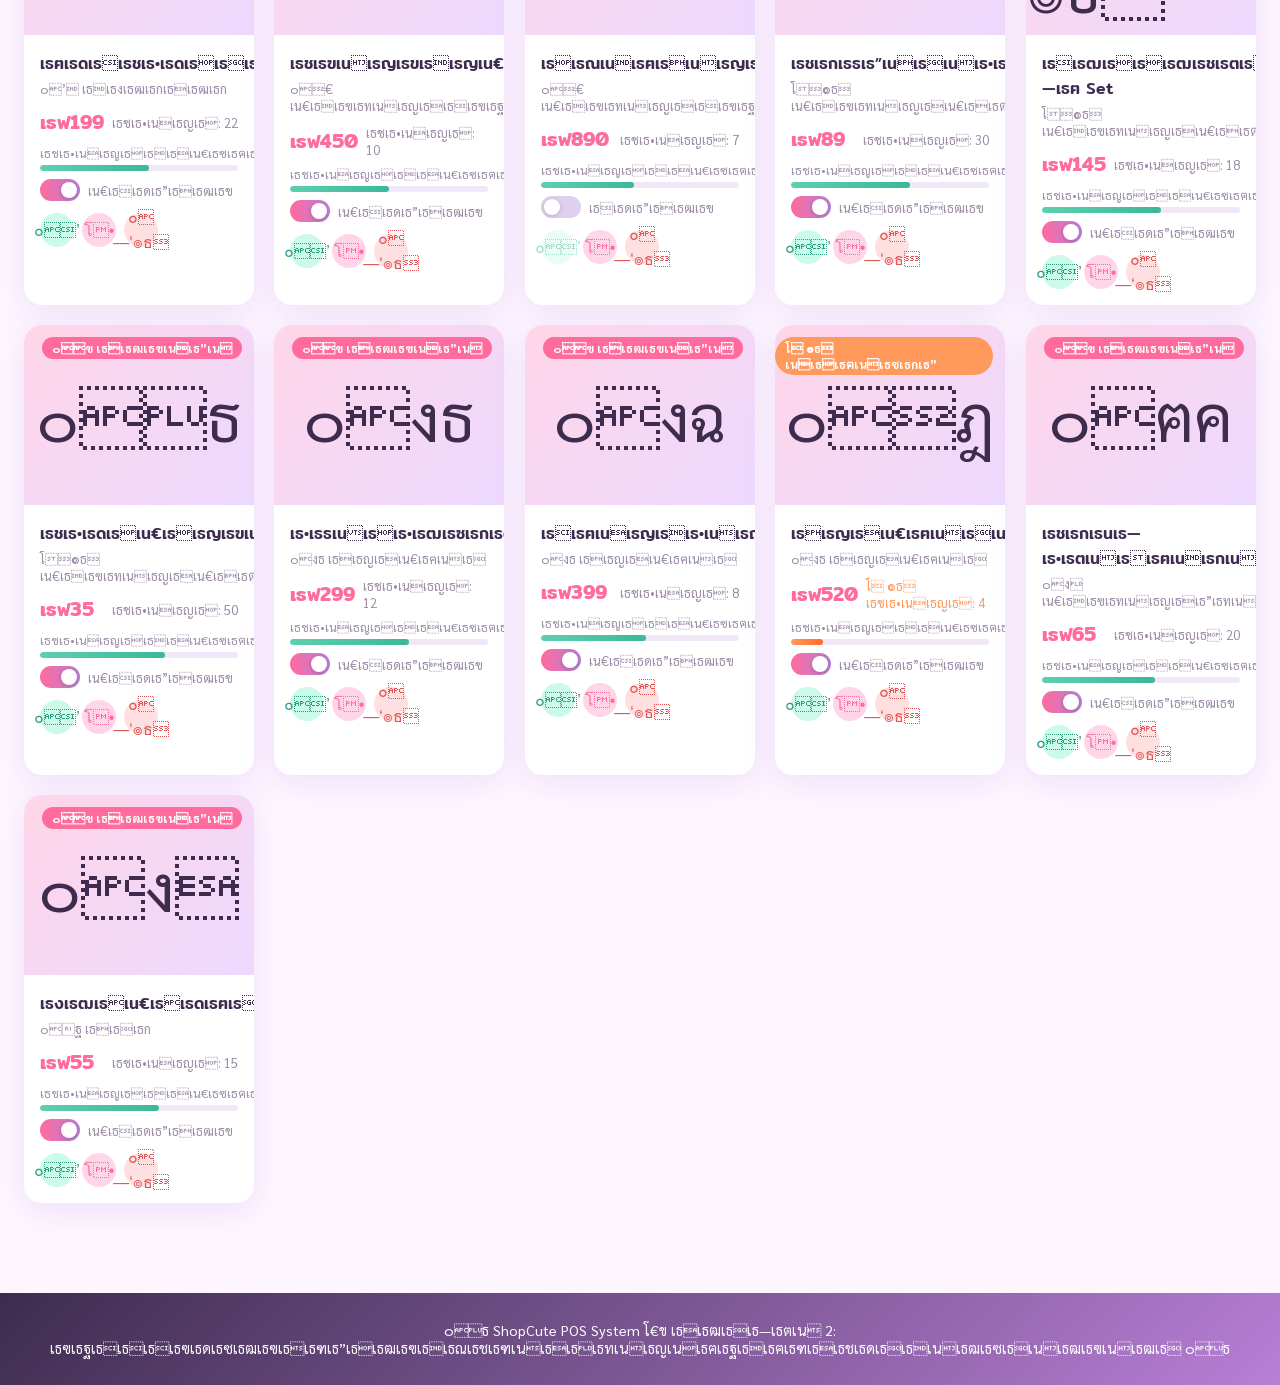
<file: inventory.html>
<!DOCTYPE html>
<html lang="th">
<head>
  <meta charset="UTF-8"/>
  <meta name="viewport" content="width=device-width,initial-scale=1.0"/>
  <title>๐“ฆ เธเธฑเธ”เธเธฒเธฃเธชเธดเธเธเนเธฒ - ShopCute POS</title>
  <link href="https://fonts.googleapis.com/css2?family=Sarabun:wght@300;400;600;700&family=Mitr:wght@300;400;500;600&display=swap" rel="stylesheet"/>
  <link href="https://fonts.googleapis.com/icon?family=Material+Icons" rel="stylesheet"/>
  <link rel="stylesheet" href="css/style.css"/>
  <link rel="stylesheet" href="css/enhance.css"/>
</head>
<body>
<div class="particles" id="particles"></div>

<header class="topbar">
  <div class="topbar-inner">
    <a href="index.html" class="logo">
      <span class="logo-icon">๐๏ธ</span>
      <span class="logo-text">ShopCute <span class="logo-sub">POS</span></span>
    </a>
    <nav class="nav-links">
      <a href="index.html" class="nav-item">๐  เธซเธเนเธฒเธซเธฅเธฑเธ</a>
      <a href="dashboard.html" class="nav-item">๐“ Dashboard</a>
      <a href="inventory.html" class="nav-item active">๐“ฆ เธชเธดเธเธเนเธฒ</a>
      <a href="pos.html" class="nav-item">๐’ เธ•เธฐเธเธฃเนเธฒ</a>
      <a href="receipt.html" class="nav-item">๐งพ เนเธเน€เธชเธฃเนเธ</a>
      <a href="report.html" class="nav-item">๐“ เธฃเธฒเธขเธเธฒเธ</a>
      <a href="login.html" class="nav-item">๐”‘ เน€เธเนเธฒเธชเธนเนเธฃเธฐเธเธ</a>
    </nav>
    <div class="topbar-right">
      <div class="badge-wrap">
        <span class="material-icons cart-icon">shopping_cart</span>
        <span class="badge" id="cart-badge">0</span>
      </div>
      <div class="user-avatar">๐‘ฉโ€๐’ผ</div>
    </div>
  </div>
</header>

<div class="page-hero">
  <h1>๐“ฆ เธเธฑเธ”เธเธฒเธฃเธชเธดเธเธเนเธฒเนเธฅเธฐเธชเธ•เนเธญเธ</h1>
  <p>Inventory Control โ€” เธ”เธนเธชเธดเธเธเนเธฒ เธ•เธฑเนเธเธชเธ–เธฒเธเธฐ เนเธฅเธฐเธ•เธดเธ”เธ•เธฒเธกเธเธณเธเธงเธเธเธเน€เธซเธฅเธทเธญ</p>
</div>

<section class="products-section">

  <!-- ALERT -->
  <div class="alert-low">
    โ ๏ธ <strong>เนเธเนเธเน€เธ•เธทเธญเธ:</strong> เธกเธตเธชเธดเธเธเนเธฒ 3 เธฃเธฒเธขเธเธฒเธฃเธ—เธตเนเธกเธตเธชเธ•เนเธญเธเธเนเธญเธขเธเธงเนเธฒ 5 เธเธดเนเธ โ€” เธเธฃเธธเธ“เธฒเน€เธ•เธดเธกเธชเธ•เนเธญเธเธ”เนเธงเธ!
  </div>

  <!-- FILTER BAR -->
  <div class="filter-bar">
    <button class="filter-btn active" data-cat="all">๐ เธ—เธฑเนเธเธซเธกเธ”</button>
    <button class="filter-btn" data-cat="drink">๐ง เน€เธเธฃเธทเนเธญเธเธ”เธทเนเธก</button>
    <button class="filter-btn" data-cat="snack">๐ฐ เธเธเธก</button>
    <button class="filter-btn" data-cat="fresh">๐ฅ— เธญเธฒเธซเธฒเธฃเธชเธ”</button>
    <button class="filter-btn" data-cat="beauty">๐’ เธเธงเธฒเธกเธเธฒเธก</button>
    <button class="filter-btn" data-cat="accessory">๐€ เน€เธเธฃเธทเนเธญเธเธเธฃเธฐเธ”เธฑเธ</button>
    <button class="filter-btn" data-cat="stationery">โ๏ธ เน€เธเธฃเธทเนเธญเธเน€เธเธตเธขเธ</button>
    <button class="filter-btn" data-cat="toy">๐งธ เธเธญเธเน€เธฅเนเธ</button>
    <div class="search-box">
      <span class="material-icons" style="color:#B87FD6;font-size:1.1rem">search</span>
      <input type="text" id="search-input" placeholder="เธเนเธเธซเธฒเธชเธดเธเธเนเธฒ..."/>
    </div>
  </div>

  <!-- PRODUCTS GRID -->
  <div class="products-grid" id="products-grid">

    <!-- ๐ง เน€เธเธฃเธทเนเธญเธเธ”เธทเนเธก -->
    <div class="product-card" data-cat="drink">
      <div class="product-img">
        <img src="https://images.unsplash.com/photo-1558618666-fcd25c85cd64?w=400&q=80" alt="เธเธฒเนเธ—เธข" onerror="this.parentElement.innerHTML='๐ง'"/>
      </div>
      <span class="product-badge">๐ข เธเธฒเธขเนเธ”เน</span>
      <div class="product-body">
        <div class="product-name">เธเธฒเนเธ—เธขเน€เธขเนเธ</div>
        <div class="product-cat">๐ง เน€เธเธฃเธทเนเธญเธเธ”เธทเนเธก</div>
        <div class="product-row">
          <span class="product-price">เธฟ35</span>
          <span style="font-size:.8rem;color:#9B8AA6">เธชเธ•เนเธญเธ: 24</span>
        </div>
        <div class="stock-bar-wrap">
          <div class="stock-label"><span>เธชเธ•เนเธญเธเธเธเน€เธซเธฅเธทเธญ</span><span>24/50</span></div>
          <div class="stock-bar"><div class="stock-fill" data-pct="48" style="width:0"></div></div>
        </div>
        <div class="switch-wrap">
          <label class="toggle-switch"><input type="checkbox" class="sale-switch" checked/><span class="toggle-slider"></span></label>
          <label>เน€เธเธดเธ”เธเธฒเธข</label>
        </div>
        <div class="product-actions">
          <button class="icon-btn icon-btn-cart" title="เน€เธเธดเนเธกเนเธเธ•เธฐเธเธฃเนเธฒ">๐’</button>
          <button class="icon-btn icon-btn-add" title="เน€เธเธดเนเธกเธชเธ•เนเธญเธ">โ•</button>
          <button class="icon-btn icon-btn-del" title="เธฅเธเธชเธดเธเธเนเธฒ">๐—‘๏ธ</button>
        </div>
      </div>
    </div>

    <div class="product-card" data-cat="drink">
      <div class="product-img">
        <img src="https://images.unsplash.com/photo-1495474472287-4d71bcdd2085?w=400&q=80" alt="เธเธฒเนเธ" onerror="this.parentElement.innerHTML='โ•'"/>
      </div>
      <span class="product-badge">๐ข เธเธฒเธขเนเธ”เน</span>
      <div class="product-body">
        <div class="product-name">เธเธฒเนเธเธฅเธฒเน€เธ•เนเน€เธขเนเธ</div>
        <div class="product-cat">๐ง เน€เธเธฃเธทเนเธญเธเธ”เธทเนเธก</div>
        <div class="product-row">
          <span class="product-price">เธฟ45</span>
          <span style="font-size:.8rem;color:#9B8AA6">เธชเธ•เนเธญเธ: 18</span>
        </div>
        <div class="stock-bar-wrap">
          <div class="stock-label"><span>เธชเธ•เนเธญเธเธเธเน€เธซเธฅเธทเธญ</span><span>18/40</span></div>
          <div class="stock-bar"><div class="stock-fill" data-pct="45" style="width:0"></div></div>
        </div>
        <div class="switch-wrap">
          <label class="toggle-switch"><input type="checkbox" class="sale-switch" checked/><span class="toggle-slider"></span></label>
          <label>เน€เธเธดเธ”เธเธฒเธข</label>
        </div>
        <div class="product-actions">
          <button class="icon-btn icon-btn-cart">๐’</button>
          <button class="icon-btn icon-btn-add">โ•</button>
          <button class="icon-btn icon-btn-del">๐—‘๏ธ</button>
        </div>
      </div>
    </div>

    <div class="product-card" data-cat="drink">
      <div class="product-img">
        <img src="https://images.unsplash.com/photo-1603394630026-6e9f0acfbdb5?w=400&q=80" alt="เธกเธฑเธ—เธเธฐ" onerror="this.parentElement.innerHTML='๐ต'"/>
      </div>
      <span class="product-badge low">โ ๏ธ เนเธเธฅเนเธซเธกเธ”</span>
      <div class="product-body">
        <div class="product-name">เธกเธฑเธ—เธเธฐเธฅเธฒเน€เธ•เน</div>
        <div class="product-cat">๐ง เน€เธเธฃเธทเนเธญเธเธ”เธทเนเธก</div>
        <div class="product-row">
          <span class="product-price">เธฟ55</span>
          <span style="font-size:.8rem;color:#FF9A5C">โ ๏ธ เธชเธ•เนเธญเธ: 3</span>
        </div>
        <div class="stock-bar-wrap">
          <div class="stock-label"><span>เธชเธ•เนเธญเธเธเธเน€เธซเธฅเธทเธญ</span><span>3/30</span></div>
          <div class="stock-bar"><div class="stock-fill low" data-pct="10" style="width:0"></div></div>
        </div>
        <div class="switch-wrap">
          <label class="toggle-switch"><input type="checkbox" class="sale-switch" checked/><span class="toggle-slider"></span></label>
          <label>เน€เธเธดเธ”เธเธฒเธข</label>
        </div>
        <div class="product-actions">
          <button class="icon-btn icon-btn-cart">๐’</button>
          <button class="icon-btn icon-btn-add">โ•</button>
          <button class="icon-btn icon-btn-del">๐—‘๏ธ</button>
        </div>
      </div>
    </div>

    <div class="product-card" data-cat="drink">
      <div class="product-img">
        <img src="https://images.unsplash.com/photo-1546548970-71785318a17b?w=400&q=80" alt="เธเนเธณเธเธฅเนเธกเน" onerror="this.parentElement.innerHTML='๐น'"/>
      </div>
      <span class="product-badge">๐ข เธเธฒเธขเนเธ”เน</span>
      <div class="product-body">
        <div class="product-name">เธเนเธณเธชเนเธกเธเธฑเนเธเธชเธ”</div>
        <div class="product-cat">๐ง เน€เธเธฃเธทเนเธญเธเธ”เธทเนเธก</div>
        <div class="product-row">
          <span class="product-price">เธฟ40</span>
          <span style="font-size:.8rem;color:#9B8AA6">เธชเธ•เนเธญเธ: 15</span>
        </div>
        <div class="stock-bar-wrap">
          <div class="stock-label"><span>เธชเธ•เนเธญเธเธเธเน€เธซเธฅเธทเธญ</span><span>15/30</span></div>
          <div class="stock-bar"><div class="stock-fill" data-pct="50" style="width:0"></div></div>
        </div>
        <div class="switch-wrap">
          <label class="toggle-switch"><input type="checkbox" class="sale-switch" checked/><span class="toggle-slider"></span></label>
          <label>เน€เธเธดเธ”เธเธฒเธข</label>
        </div>
        <div class="product-actions">
          <button class="icon-btn icon-btn-cart">๐’</button>
          <button class="icon-btn icon-btn-add">โ•</button>
          <button class="icon-btn icon-btn-del">๐—‘๏ธ</button>
        </div>
      </div>
    </div>

    <!-- ๐ฐ เธเธเธก -->
    <div class="product-card" data-cat="snack">
      <div class="product-img">
        <img src="https://images.unsplash.com/photo-1565958011703-44f9829ba187?w=400&q=80" alt="เน€เธเนเธ" onerror="this.parentElement.innerHTML='๐'"/>
      </div>
      <span class="product-badge">๐ข เธเธฒเธขเนเธ”เน</span>
      <div class="product-body">
        <div class="product-name">เน€เธเนเธเธชเธ•เธฃเธญเธงเนเน€เธเธญเธฃเนเธฃเธต</div>
        <div class="product-cat">๐ฐ เธเธเธก</div>
        <div class="product-row">
          <span class="product-price">เธฟ120</span>
          <span style="font-size:.8rem;color:#9B8AA6">เธชเธ•เนเธญเธ: 8</span>
        </div>
        <div class="stock-bar-wrap">
          <div class="stock-label"><span>เธชเธ•เนเธญเธเธเธเน€เธซเธฅเธทเธญ</span><span>8/20</span></div>
          <div class="stock-bar"><div class="stock-fill" data-pct="40" style="width:0"></div></div>
        </div>
        <div class="switch-wrap">
          <label class="toggle-switch"><input type="checkbox" class="sale-switch" checked/><span class="toggle-slider"></span></label>
          <label>เน€เธเธดเธ”เธเธฒเธข</label>
        </div>
        <div class="product-actions">
          <button class="icon-btn icon-btn-cart">๐’</button>
          <button class="icon-btn icon-btn-add">โ•</button>
          <button class="icon-btn icon-btn-del">๐—‘๏ธ</button>
        </div>
      </div>
    </div>

    <div class="product-card" data-cat="snack">
      <div class="product-img">
        <img src="https://images.unsplash.com/photo-1587349144988-b6e3ae1e45e2?w=400&q=80" alt="เธเธธเธเธเธตเน" onerror="this.parentElement.innerHTML='๐ช'"/>
      </div>
      <span class="product-badge low">โ ๏ธ เนเธเธฅเนเธซเธกเธ”</span>
      <div class="product-body">
        <div class="product-name">เธเธธเธเธเธตเนเธเนเธญเธเนเธเนเธฅเธ•เธเธดเธ</div>
        <div class="product-cat">๐ฐ เธเธเธก</div>
        <div class="product-row">
          <span class="product-price">เธฟ25</span>
          <span style="font-size:.8rem;color:#FF9A5C">โ ๏ธ เธชเธ•เนเธญเธ: 4</span>
        </div>
        <div class="stock-bar-wrap">
          <div class="stock-label"><span>เธชเธ•เนเธญเธเธเธเน€เธซเธฅเธทเธญ</span><span>4/50</span></div>
          <div class="stock-bar"><div class="stock-fill low" data-pct="8" style="width:0"></div></div>
        </div>
        <div class="switch-wrap">
          <label class="toggle-switch"><input type="checkbox" class="sale-switch" checked/><span class="toggle-slider"></span></label>
          <label>เน€เธเธดเธ”เธเธฒเธข</label>
        </div>
        <div class="product-actions">
          <button class="icon-btn icon-btn-cart">๐’</button>
          <button class="icon-btn icon-btn-add">โ•</button>
          <button class="icon-btn icon-btn-del">๐—‘๏ธ</button>
        </div>
      </div>
    </div>

    <div class="product-card" data-cat="snack">
      <div class="product-img">
        <img src="https://images.unsplash.com/photo-1612203985729-70726954388c?w=400&q=80" alt="เธกเธฒเธเธฒเธฃเธญเธ" onerror="this.parentElement.innerHTML='๐ง'"/>
      </div>
      <span class="product-badge">๐ข เธเธฒเธขเนเธ”เน</span>
      <div class="product-body">
        <div class="product-name">เธกเธฒเธเธฒเธฃเธญเธเธซเธฅเธฒเธเธชเธต</div>
        <div class="product-cat">๐ฐ เธเธเธก</div>
        <div class="product-row">
          <span class="product-price">เธฟ85</span>
          <span style="font-size:.8rem;color:#9B8AA6">เธชเธ•เนเธญเธ: 20</span>
        </div>
        <div class="stock-bar-wrap">
          <div class="stock-label"><span>เธชเธ•เนเธญเธเธเธเน€เธซเธฅเธทเธญ</span><span>20/30</span></div>
          <div class="stock-bar"><div class="stock-fill" data-pct="67" style="width:0"></div></div>
        </div>
        <div class="switch-wrap">
          <label class="toggle-switch"><input type="checkbox" class="sale-switch" checked/><span class="toggle-slider"></span></label>
          <label>เน€เธเธดเธ”เธเธฒเธข</label>
        </div>
        <div class="product-actions">
          <button class="icon-btn icon-btn-cart">๐’</button>
          <button class="icon-btn icon-btn-add">โ•</button>
          <button class="icon-btn icon-btn-del">๐—‘๏ธ</button>
        </div>
      </div>
    </div>

    <!-- ๐ฅ— เธญเธฒเธซเธฒเธฃเธชเธ” -->
    <div class="product-card" data-cat="fresh">
      <div class="product-img">
        <img src="https://images.unsplash.com/photo-1512621776951-a57141f2eefd?w=400&q=80" alt="เธชเธฅเธฑเธ”" onerror="this.parentElement.innerHTML='๐ฅ—'"/>
      </div>
      <span class="product-badge">๐ข เธเธฒเธขเนเธ”เน</span>
      <div class="product-body">
        <div class="product-name">เธชเธฅเธฑเธ”เธเธฑเธเธชเธ”</div>
        <div class="product-cat">๐ฅ— เธญเธฒเธซเธฒเธฃเธชเธ”</div>
        <div class="product-row">
          <span class="product-price">เธฟ65</span>
          <span style="font-size:.8rem;color:#9B8AA6">เธชเธ•เนเธญเธ: 12</span>
        </div>
        <div class="stock-bar-wrap">
          <div class="stock-label"><span>เธชเธ•เนเธญเธเธเธเน€เธซเธฅเธทเธญ</span><span>12/20</span></div>
          <div class="stock-bar"><div class="stock-fill" data-pct="60" style="width:0"></div></div>
        </div>
        <div class="switch-wrap">
          <label class="toggle-switch"><input type="checkbox" class="sale-switch" checked/><span class="toggle-slider"></span></label>
          <label>เน€เธเธดเธ”เธเธฒเธข</label>
        </div>
        <div class="product-actions">
          <button class="icon-btn icon-btn-cart">๐’</button>
          <button class="icon-btn icon-btn-add">โ•</button>
          <button class="icon-btn icon-btn-del">๐—‘๏ธ</button>
        </div>
      </div>
    </div>

    <div class="product-card" data-cat="fresh">
      <div class="product-img">
        <img src="https://images.unsplash.com/photo-1540189549336-e6e99c3679fe?w=400&q=80" alt="เธเนเธฒเธงเธเธฅเนเธญเธ" onerror="this.parentElement.innerHTML='๐ฑ'"/>
      </div>
      <span class="product-badge low">โ ๏ธ เนเธเธฅเนเธซเธกเธ”</span>
      <div class="product-body">
        <div class="product-name">เธเนเธฒเธงเธเธฅเนเธญเธเธชเธธเธเธ เธฒเธ</div>
        <div class="product-cat">๐ฅ— เธญเธฒเธซเธฒเธฃเธชเธ”</div>
        <div class="product-row">
          <span class="product-price">เธฟ89</span>
          <span style="font-size:.8rem;color:#FF9A5C">โ ๏ธ เธชเธ•เนเธญเธ: 2</span>
        </div>
        <div class="stock-bar-wrap">
          <div class="stock-label"><span>เธชเธ•เนเธญเธเธเธเน€เธซเธฅเธทเธญ</span><span>2/30</span></div>
          <div class="stock-bar"><div class="stock-fill low" data-pct="7" style="width:0"></div></div>
        </div>
        <div class="switch-wrap">
          <label class="toggle-switch"><input type="checkbox" class="sale-switch" checked/><span class="toggle-slider"></span></label>
          <label>เน€เธเธดเธ”เธเธฒเธข</label>
        </div>
        <div class="product-actions">
          <button class="icon-btn icon-btn-cart">๐’</button>
          <button class="icon-btn icon-btn-add">โ•</button>
          <button class="icon-btn icon-btn-del">๐—‘๏ธ</button>
        </div>
      </div>
    </div>

    <!-- ๐’ เธเธงเธฒเธกเธเธฒเธก -->
    <div class="product-card" data-cat="beauty">
      <div class="product-img">
        <img src="https://images.unsplash.com/photo-1522335789203-aabd1fc54bc9?w=400&q=80" alt="เธเธฃเธตเธก" onerror="this.parentElement.innerHTML='๐’'"/>
      </div>
      <span class="product-badge">๐ข เธเธฒเธขเนเธ”เน</span>
      <div class="product-body">
        <div class="product-name">เธเธฃเธตเธกเธเธณเธฃเธธเธเธเธดเธงเธซเธเนเธฒ</div>
        <div class="product-cat">๐’ เธเธงเธฒเธกเธเธฒเธก</div>
        <div class="product-row">
          <span class="product-price">เธฟ350</span>
          <span style="font-size:.8rem;color:#9B8AA6">เธชเธ•เนเธญเธ: 15</span>
        </div>
        <div class="stock-bar-wrap">
          <div class="stock-label"><span>เธชเธ•เนเธญเธเธเธเน€เธซเธฅเธทเธญ</span><span>15/25</span></div>
          <div class="stock-bar"><div class="stock-fill" data-pct="60" style="width:0"></div></div>
        </div>
        <div class="switch-wrap">
          <label class="toggle-switch"><input type="checkbox" class="sale-switch" checked/><span class="toggle-slider"></span></label>
          <label>เน€เธเธดเธ”เธเธฒเธข</label>
        </div>
        <div class="product-actions">
          <button class="icon-btn icon-btn-cart">๐’</button>
          <button class="icon-btn icon-btn-add">โ•</button>
          <button class="icon-btn icon-btn-del">๐—‘๏ธ</button>
        </div>
      </div>
    </div>

    <div class="product-card" data-cat="beauty">
      <div class="product-img">
        <img src="https://images.unsplash.com/photo-1596462502278-27bfdc403348?w=400&q=80" alt="เธฅเธดเธเธชเธ•เธดเธ" onerror="this.parentElement.innerHTML='๐’'"/>
      </div>
      <span class="product-badge">๐ข เธเธฒเธขเนเธ”เน</span>
      <div class="product-body">
        <div class="product-name">เธฅเธดเธเธชเธ•เธดเธเธเธกเธชเธ•เธฃเธญเธงเนเน€เธเธญเธฃเนเธฃเธต</div>
        <div class="product-cat">๐’ เธเธงเธฒเธกเธเธฒเธก</div>
        <div class="product-row">
          <span class="product-price">เธฟ199</span>
          <span style="font-size:.8rem;color:#9B8AA6">เธชเธ•เนเธญเธ: 22</span>
        </div>
        <div class="stock-bar-wrap">
          <div class="stock-label"><span>เธชเธ•เนเธญเธเธเธเน€เธซเธฅเธทเธญ</span><span>22/40</span></div>
          <div class="stock-bar"><div class="stock-fill" data-pct="55" style="width:0"></div></div>
        </div>
        <div class="switch-wrap">
          <label class="toggle-switch"><input type="checkbox" class="sale-switch" checked/><span class="toggle-slider"></span></label>
          <label>เน€เธเธดเธ”เธเธฒเธข</label>
        </div>
        <div class="product-actions">
          <button class="icon-btn icon-btn-cart">๐’</button>
          <button class="icon-btn icon-btn-add">โ•</button>
          <button class="icon-btn icon-btn-del">๐—‘๏ธ</button>
        </div>
      </div>
    </div>

    <!-- ๐€ เน€เธเธฃเธทเนเธญเธเธเธฃเธฐเธ”เธฑเธ -->
    <div class="product-card" data-cat="accessory">
      <div class="product-img">
        <img src="https://images.unsplash.com/photo-1515562141207-7a88fb7ce338?w=400&q=80" alt="เธชเธฃเนเธญเธข" onerror="this.parentElement.innerHTML='๐“ฟ'"/>
      </div>
      <span class="product-badge">๐ข เธเธฒเธขเนเธ”เน</span>
      <div class="product-body">
        <div class="product-name">เธชเธฃเนเธญเธขเธเธญเน€เธเธดเธเธ”เธญเธเนเธกเน</div>
        <div class="product-cat">๐€ เน€เธเธฃเธทเนเธญเธเธเธฃเธฐเธ”เธฑเธ</div>
        <div class="product-row">
          <span class="product-price">เธฟ450</span>
          <span style="font-size:.8rem;color:#9B8AA6">เธชเธ•เนเธญเธ: 10</span>
        </div>
        <div class="stock-bar-wrap">
          <div class="stock-label"><span>เธชเธ•เนเธญเธเธเธเน€เธซเธฅเธทเธญ</span><span>10/20</span></div>
          <div class="stock-bar"><div class="stock-fill" data-pct="50" style="width:0"></div></div>
        </div>
        <div class="switch-wrap">
          <label class="toggle-switch"><input type="checkbox" class="sale-switch" checked/><span class="toggle-slider"></span></label>
          <label>เน€เธเธดเธ”เธเธฒเธข</label>
        </div>
        <div class="product-actions">
          <button class="icon-btn icon-btn-cart">๐’</button>
          <button class="icon-btn icon-btn-add">โ•</button>
          <button class="icon-btn icon-btn-del">๐—‘๏ธ</button>
        </div>
      </div>
    </div>

    <div class="product-card" data-cat="accessory">
      <div class="product-img">
        <img src="https://images.unsplash.com/photo-1573408301185-9519f94816c0?w=400&q=80" alt="เธเธณเนเธฅ" onerror="this.parentElement.innerHTML='๐’'"/>
      </div>
      <span class="product-badge off">โ” เธเธดเธ”เธเธฒเธข</span>
      <div class="product-body">
        <div class="product-name">เธเธณเนเธฅเธเนเธญเธกเธทเธญเน€เธเธเธฃ</div>
        <div class="product-cat">๐€ เน€เธเธฃเธทเนเธญเธเธเธฃเธฐเธ”เธฑเธ</div>
        <div class="product-row">
          <span class="product-price">เธฟ890</span>
          <span style="font-size:.8rem;color:#9B8AA6">เธชเธ•เนเธญเธ: 7</span>
        </div>
        <div class="stock-bar-wrap">
          <div class="stock-label"><span>เธชเธ•เนเธญเธเธเธเน€เธซเธฅเธทเธญ</span><span>7/15</span></div>
          <div class="stock-bar"><div class="stock-fill" data-pct="47" style="width:0"></div></div>
        </div>
        <div class="switch-wrap">
          <label class="toggle-switch"><input type="checkbox" class="sale-switch"/><span class="toggle-slider"></span></label>
          <label>เธเธดเธ”เธเธฒเธข</label>
        </div>
        <div class="product-actions">
          <button class="icon-btn icon-btn-cart" disabled style="opacity:.4">๐’</button>
          <button class="icon-btn icon-btn-add">โ•</button>
          <button class="icon-btn icon-btn-del">๐—‘๏ธ</button>
        </div>
      </div>
    </div>

    <!-- โ๏ธ เน€เธเธฃเธทเนเธญเธเน€เธเธตเธขเธ -->
    <div class="product-card" data-cat="stationery">
      <div class="product-img">
        <img src="https://images.unsplash.com/photo-1456735190827-d1262f71b8a3?w=400&q=80" alt="เธชเธกเธธเธ”" onerror="this.parentElement.innerHTML='๐““'"/>
      </div>
      <span class="product-badge">๐ข เธเธฒเธขเนเธ”เน</span>
      <div class="product-body">
        <div class="product-name">เธชเธกเธธเธ”เนเธเนเธ•เธเนเธฒเธฃเธฑเธ</div>
        <div class="product-cat">โ๏ธ เน€เธเธฃเธทเนเธญเธเน€เธเธตเธขเธ</div>
        <div class="product-row">
          <span class="product-price">เธฟ89</span>
          <span style="font-size:.8rem;color:#9B8AA6">เธชเธ•เนเธญเธ: 30</span>
        </div>
        <div class="stock-bar-wrap">
          <div class="stock-label"><span>เธชเธ•เนเธญเธเธเธเน€เธซเธฅเธทเธญ</span><span>30/50</span></div>
          <div class="stock-bar"><div class="stock-fill" data-pct="60" style="width:0"></div></div>
        </div>
        <div class="switch-wrap">
          <label class="toggle-switch"><input type="checkbox" class="sale-switch" checked/><span class="toggle-slider"></span></label>
          <label>เน€เธเธดเธ”เธเธฒเธข</label>
        </div>
        <div class="product-actions">
          <button class="icon-btn icon-btn-cart">๐’</button>
          <button class="icon-btn icon-btn-add">โ•</button>
          <button class="icon-btn icon-btn-del">๐—‘๏ธ</button>
        </div>
      </div>
    </div>

    <div class="product-card" data-cat="stationery">
      <div class="product-img">
        <img src="https://images.unsplash.com/photo-1583485088034-697b5bc54ccd?w=400&q=80" alt="เธเธฒเธเธเธฒ" onerror="this.parentElement.innerHTML='๐–๏ธ'"/>
      </div>
      <span class="product-badge">๐ข เธเธฒเธขเนเธ”เน</span>
      <div class="product-body">
        <div class="product-name">เธเธฒเธเธเธฒเธชเธตเธเธฒเธชเน€เธ—เธฅ Set</div>
        <div class="product-cat">โ๏ธ เน€เธเธฃเธทเนเธญเธเน€เธเธตเธขเธ</div>
        <div class="product-row">
          <span class="product-price">เธฟ145</span>
          <span style="font-size:.8rem;color:#9B8AA6">เธชเธ•เนเธญเธ: 18</span>
        </div>
        <div class="stock-bar-wrap">
          <div class="stock-label"><span>เธชเธ•เนเธญเธเธเธเน€เธซเธฅเธทเธญ</span><span>18/30</span></div>
          <div class="stock-bar"><div class="stock-fill" data-pct="60" style="width:0"></div></div>
        </div>
        <div class="switch-wrap">
          <label class="toggle-switch"><input type="checkbox" class="sale-switch" checked/><span class="toggle-slider"></span></label>
          <label>เน€เธเธดเธ”เธเธฒเธข</label>
        </div>
        <div class="product-actions">
          <button class="icon-btn icon-btn-cart">๐’</button>
          <button class="icon-btn icon-btn-add">โ•</button>
          <button class="icon-btn icon-btn-del">๐—‘๏ธ</button>
        </div>
      </div>
    </div>

    <div class="product-card" data-cat="stationery">
      <div class="product-img">
        <img src="https://images.unsplash.com/photo-1578357078586-491adf1aa5ba?w=400&q=80" alt="เธชเธ•เธดเธเน€เธเธญเธฃเน" onerror="this.parentElement.innerHTML='๐ธ'"/>
      </div>
      <span class="product-badge">๐ข เธเธฒเธขเนเธ”เน</span>
      <div class="product-body">
        <div class="product-name">เธชเธ•เธดเธเน€เธเธญเธฃเนเธ•เธเนเธ•เนเธ</div>
        <div class="product-cat">โ๏ธ เน€เธเธฃเธทเนเธญเธเน€เธเธตเธขเธ</div>
        <div class="product-row">
          <span class="product-price">เธฟ35</span>
          <span style="font-size:.8rem;color:#9B8AA6">เธชเธ•เนเธญเธ: 50</span>
        </div>
        <div class="stock-bar-wrap">
          <div class="stock-label"><span>เธชเธ•เนเธญเธเธเธเน€เธซเธฅเธทเธญ</span><span>50/80</span></div>
          <div class="stock-bar"><div class="stock-fill" data-pct="63" style="width:0"></div></div>
        </div>
        <div class="switch-wrap">
          <label class="toggle-switch"><input type="checkbox" class="sale-switch" checked/><span class="toggle-slider"></span></label>
          <label>เน€เธเธดเธ”เธเธฒเธข</label>
        </div>
        <div class="product-actions">
          <button class="icon-btn icon-btn-cart">๐’</button>
          <button class="icon-btn icon-btn-add">โ•</button>
          <button class="icon-btn icon-btn-del">๐—‘๏ธ</button>
        </div>
      </div>
    </div>

    <!-- ๐งธ เธเธญเธเน€เธฅเนเธ -->
    <div class="product-card" data-cat="toy">
      <div class="product-img">
        <img src="https://images.unsplash.com/photo-1558618047-f4e70c5fd023?w=400&q=80" alt="เธ•เธธเนเธเธ•เธฒ" onerror="this.parentElement.innerHTML='๐งธ'"/>
      </div>
      <span class="product-badge">๐ข เธเธฒเธขเนเธ”เน</span>
      <div class="product-body">
        <div class="product-name">เธ•เธธเนเธเธ•เธฒเธซเธกเธตเธเนเธฒเธฃเธฑเธ</div>
        <div class="product-cat">๐งธ เธเธญเธเน€เธฅเนเธ</div>
        <div class="product-row">
          <span class="product-price">เธฟ299</span>
          <span style="font-size:.8rem;color:#9B8AA6">เธชเธ•เนเธญเธ: 12</span>
        </div>
        <div class="stock-bar-wrap">
          <div class="stock-label"><span>เธชเธ•เนเธญเธเธเธเน€เธซเธฅเธทเธญ</span><span>12/20</span></div>
          <div class="stock-bar"><div class="stock-fill" data-pct="60" style="width:0"></div></div>
        </div>
        <div class="switch-wrap">
          <label class="toggle-switch"><input type="checkbox" class="sale-switch" checked/><span class="toggle-slider"></span></label>
          <label>เน€เธเธดเธ”เธเธฒเธข</label>
        </div>
        <div class="product-actions">
          <button class="icon-btn icon-btn-cart">๐’</button>
          <button class="icon-btn icon-btn-add">โ•</button>
          <button class="icon-btn icon-btn-del">๐—‘๏ธ</button>
        </div>
      </div>
    </div>

    <div class="product-card" data-cat="toy">
      <div class="product-img">
        <img src="https://images.unsplash.com/photo-1587654780291-39c9404d746b?w=400&q=80" alt="เน€เธฅเนเธเน" onerror="this.parentElement.innerHTML='๐งฉ'"/>
      </div>
      <span class="product-badge">๐ข เธเธฒเธขเนเธ”เน</span>
      <div class="product-body">
        <div class="product-name">เธเธฅเนเธญเธเธ•เนเธญเธชเธตเธชเธฑเธ</div>
        <div class="product-cat">๐งธ เธเธญเธเน€เธฅเนเธ</div>
        <div class="product-row">
          <span class="product-price">เธฟ399</span>
          <span style="font-size:.8rem;color:#9B8AA6">เธชเธ•เนเธญเธ: 8</span>
        </div>
        <div class="stock-bar-wrap">
          <div class="stock-label"><span>เธชเธ•เนเธญเธเธเธเน€เธซเธฅเธทเธญ</span><span>8/15</span></div>
          <div class="stock-bar"><div class="stock-fill" data-pct="53" style="width:0"></div></div>
        </div>
        <div class="switch-wrap">
          <label class="toggle-switch"><input type="checkbox" class="sale-switch" checked/><span class="toggle-slider"></span></label>
          <label>เน€เธเธดเธ”เธเธฒเธข</label>
        </div>
        <div class="product-actions">
          <button class="icon-btn icon-btn-cart">๐’</button>
          <button class="icon-btn icon-btn-add">โ•</button>
          <button class="icon-btn icon-btn-del">๐—‘๏ธ</button>
        </div>
      </div>
    </div>

    <div class="product-card" data-cat="toy">
      <div class="product-img">
        <img src="https://images.unsplash.com/photo-1515488042361-ee00e0ddd4e4?w=400&q=80" alt="เธเธญเธเน€เธฅเนเธ" onerror="this.parentElement.innerHTML='๐ฎ'"/>
      </div>
      <span class="product-badge low">โ ๏ธ เนเธเธฅเนเธซเธกเธ”</span>
      <div class="product-body">
        <div class="product-name">เธเธญเธเน€เธฅเนเธเน€เธชเธฃเธดเธกเธเธฑเธ’เธเธฒเธเธฒเธฃ</div>
        <div class="product-cat">๐งธ เธเธญเธเน€เธฅเนเธ</div>
        <div class="product-row">
          <span class="product-price">เธฟ520</span>
          <span style="font-size:.8rem;color:#FF9A5C">โ ๏ธ เธชเธ•เนเธญเธ: 4</span>
        </div>
        <div class="stock-bar-wrap">
          <div class="stock-label"><span>เธชเธ•เนเธญเธเธเธเน€เธซเธฅเธทเธญ</span><span>4/25</span></div>
          <div class="stock-bar"><div class="stock-fill low" data-pct="16" style="width:0"></div></div>
        </div>
        <div class="switch-wrap">
          <label class="toggle-switch"><input type="checkbox" class="sale-switch" checked/><span class="toggle-slider"></span></label>
          <label>เน€เธเธดเธ”เธเธฒเธข</label>
        </div>
        <div class="product-actions">
          <button class="icon-btn icon-btn-cart">๐’</button>
          <button class="icon-btn icon-btn-add">โ•</button>
          <button class="icon-btn icon-btn-del">๐—‘๏ธ</button>
        </div>
      </div>
    </div>

    <!-- ๐ง เน€เธเธฃเธทเนเธญเธเธ”เธทเนเธกเน€เธเธดเนเธกเน€เธ•เธดเธก -->
    <div class="product-card" data-cat="drink">
      <div class="product-img">
        <img src="https://images.unsplash.com/photo-1570197788417-0e82375c9371?w=400&q=80" alt="เธชเธกเธนเธ—เธ•เธตเน" onerror="this.parentElement.innerHTML='๐ฅค'"/>
      </div>
      <span class="product-badge">๐ข เธเธฒเธขเนเธ”เน</span>
      <div class="product-body">
        <div class="product-name">เธชเธกเธนเธ—เธ•เธตเนเธเธฅเนเธกเนเธฃเธงเธก</div>
        <div class="product-cat">๐ง เน€เธเธฃเธทเนเธญเธเธ”เธทเนเธก</div>
        <div class="product-row">
          <span class="product-price">เธฟ65</span>
          <span style="font-size:.8rem;color:#9B8AA6">เธชเธ•เนเธญเธ: 20</span>
        </div>
        <div class="stock-bar-wrap">
          <div class="stock-label"><span>เธชเธ•เนเธญเธเธเธเน€เธซเธฅเธทเธญ</span><span>20/35</span></div>
          <div class="stock-bar"><div class="stock-fill" data-pct="57" style="width:0"></div></div>
        </div>
        <div class="switch-wrap">
          <label class="toggle-switch"><input type="checkbox" class="sale-switch" checked/><span class="toggle-slider"></span></label>
          <label>เน€เธเธดเธ”เธเธฒเธข</label>
        </div>
        <div class="product-actions">
          <button class="icon-btn icon-btn-cart">๐’</button>
          <button class="icon-btn icon-btn-add">โ•</button>
          <button class="icon-btn icon-btn-del">๐—‘๏ธ</button>
        </div>
      </div>
    </div>

    <!-- ๐ฐ เธเธเธกเน€เธเธดเนเธกเน€เธ•เธดเธก -->
    <div class="product-card" data-cat="snack">
      <div class="product-img">
        <img src="https://images.unsplash.com/photo-1495147466023-ac5c588e2e94?w=400&q=80" alt="เธงเธฒเธเน€เธเธดเธฅ" onerror="this.parentElement.innerHTML='๐ง'"/>
      </div>
      <span class="product-badge">๐ข เธเธฒเธขเนเธ”เน</span>
      <div class="product-body">
        <div class="product-name">เธงเธฒเธเน€เธเธดเธฅเธเธกเธชเธ”</div>
        <div class="product-cat">๐ฐ เธเธเธก</div>
        <div class="product-row">
          <span class="product-price">เธฟ55</span>
          <span style="font-size:.8rem;color:#9B8AA6">เธชเธ•เนเธญเธ: 15</span>
        </div>
        <div class="stock-bar-wrap">
          <div class="stock-label"><span>เธชเธ•เนเธญเธเธเธเน€เธซเธฅเธทเธญ</span><span>15/25</span></div>
          <div class="stock-bar"><div class="stock-fill" data-pct="60" style="width:0"></div></div>
        </div>
        <div class="switch-wrap">
          <label class="toggle-switch"><input type="checkbox" class="sale-switch" checked/><span class="toggle-slider"></span></label>
          <label>เน€เธเธดเธ”เธเธฒเธข</label>
        </div>
        <div class="product-actions">
          <button class="icon-btn icon-btn-cart">๐’</button>
          <button class="icon-btn icon-btn-add">โ•</button>
          <button class="icon-btn icon-btn-del">๐—‘๏ธ</button>
        </div>
      </div>
    </div>

  </div>
</section>

<footer class="footer">
  <p>๐ธ ShopCute POS System โ€ข เธเธฒเธเธ—เธตเน 2: เธฃเธฐเธเธเธเธฃเธดเธซเธฒเธฃเธเธฑเธ”เธเธฒเธฃเธเธณเธชเธฑเนเธเธเธทเนเธญเนเธฅเธฐเธเธฅเธฑเธเธชเธดเธเธเนเธฒเธซเธเนเธฒเธฃเนเธฒเธ ๐ธ</p>
</footer>

<button class="back-to-top" id="backTop" onclick="window.scrollTo({top:0,behavior:'smooth'})">↑</button>
<script src="js/main.js"></script>
</body>
</html>
</file>
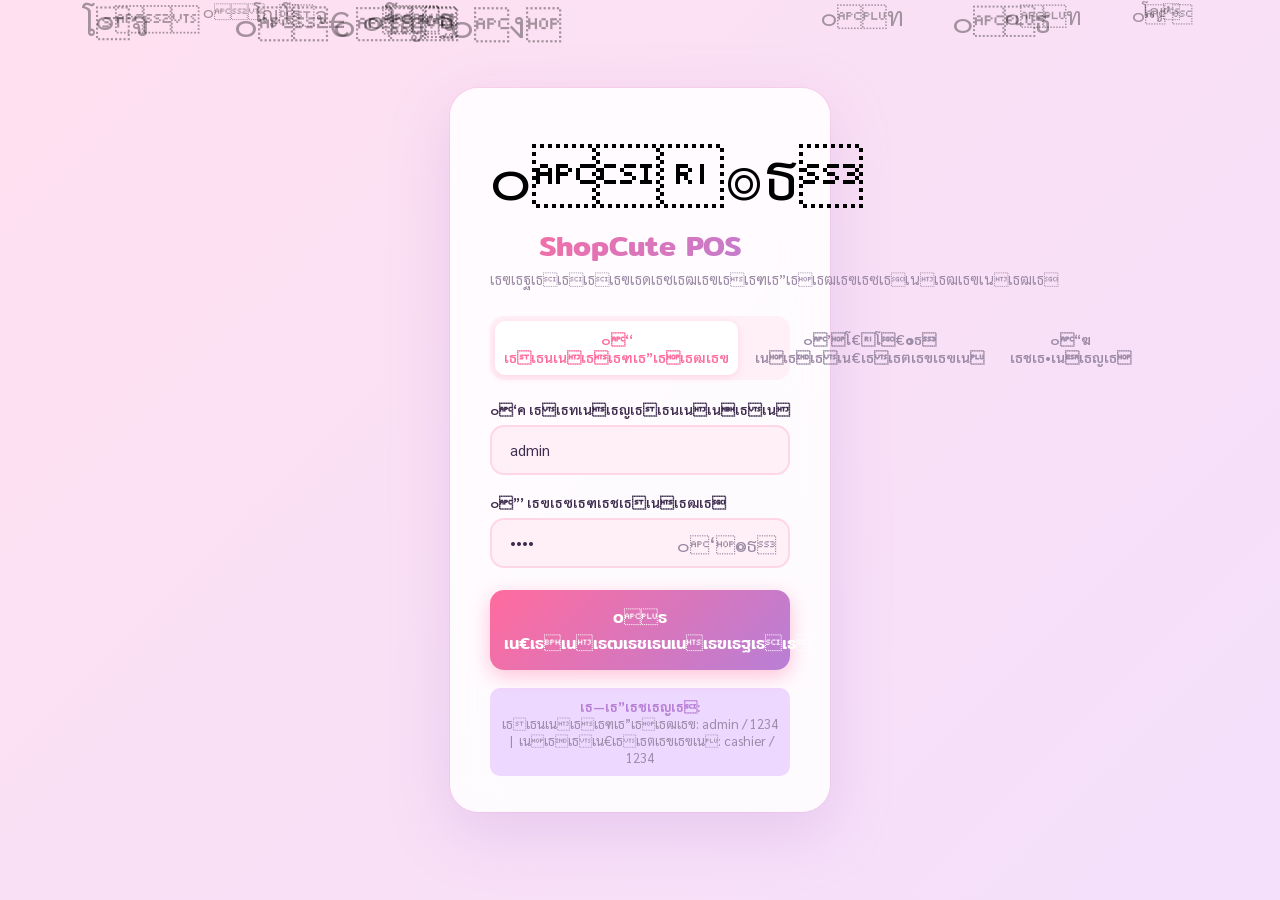
<file: login.html>
<!DOCTYPE html>
<html lang="th">
<head>
  <meta charset="UTF-8"/>
  <meta name="viewport" content="width=device-width,initial-scale=1.0"/>
  <title>๐ธ เน€เธเนเธฒเธชเธนเนเธฃเธฐเธเธ - ShopCute POS</title>
  <link href="https://fonts.googleapis.com/css2?family=Sarabun:wght@300;400;600;700&family=Mitr:wght@300;400;500;600&display=swap" rel="stylesheet"/>
  <style>
    :root{
      --pink:#FF6B9D;--pink-light:#FFD6E8;--pink-soft:#FFF0F7;
      --purple:#B87FD6;--purple-light:#EDD9FF;
      --mint:#5ECFB1;--yellow:#FFD166;--orange:#FF9A5C;
      --text-dark:#3D2C4E;--text-soft:#9B8AA6;
      --white:#FFFFFF;--bg:#FDF6FF;
    }
    *{box-sizing:border-box;margin:0;padding:0;}
    body{
      font-family:'Sarabun',sans-serif;
      background:var(--bg); min-height:100vh;
      display:flex; align-items:center; justify-content:center;
      overflow:hidden; position:relative;
    }

    /* BG gradient animated */
    .bg-anim{
      position:fixed; inset:0; z-index:0;
      background: linear-gradient(135deg,#FFE0F0,#F0E0FF,#E0F5FF,#E0FFF5);
      background-size:400% 400%;
      animation: gradShift 8s ease infinite;
    }
    @keyframes gradShift{
      0%{background-position:0% 50%}
      50%{background-position:100% 50%}
      100%{background-position:0% 50%}
    }

    /* Floating emojis */
    .floaters{position:fixed;inset:0;pointer-events:none;z-index:1;overflow:hidden;}
    .floater{
      position:absolute; font-size:2rem;
      animation:floatUp2 linear infinite;
      opacity:.35;
    }
    @keyframes floatUp2{
      0%{transform:translateY(110vh) rotate(0deg);opacity:0;}
      10%{opacity:.35;}
      90%{opacity:.25;}
      100%{transform:translateY(-10vh) rotate(360deg);opacity:0;}
    }

    /* LOGIN CARD */
    .login-wrap{
      position:relative;z-index:10;
      width:100%;max-width:420px;padding:20px;
    }
    .login-card{
      background:rgba(255,255,255,.85);
      backdrop-filter:blur(20px);
      -webkit-backdrop-filter:blur(20px);
      border-radius:28px;
      box-shadow:0 20px 60px rgba(184,127,214,.25),0 0 0 1px rgba(255,107,157,.1);
      padding:44px 40px 36px;
      animation:slideUp .6s cubic-bezier(.4,0,.2,1) both;
    }
    @keyframes slideUp{
      from{transform:translateY(40px);opacity:0;}
      to{transform:translateY(0);opacity:1;}
    }

    .login-logo{text-align:center;margin-bottom:28px;}
    .login-logo-icon{
      font-size:4rem;
      display:block;
      animation:logoBounce 2s ease-in-out infinite;
    }
    @keyframes logoBounce{
      0%,100%{transform:translateY(0) scale(1);}
      50%{transform:translateY(-8px) scale(1.05);}
    }
    .login-logo-text{
      font-family:'Mitr',sans-serif;font-size:1.8rem;font-weight:600;
      background:linear-gradient(135deg,var(--pink),var(--purple));
      -webkit-background-clip:text;-webkit-text-fill-color:transparent;
      margin-top:8px;
    }
    .login-logo-sub{color:var(--text-soft);font-size:.9rem;margin-top:2px;}

    .form-group{margin-bottom:18px;}
    .form-label{
      display:block;font-size:.85rem;font-weight:600;
      color:var(--text-dark);margin-bottom:7px;
    }
    .form-input{
      width:100%;padding:13px 18px;border-radius:14px;
      border:2px solid var(--pink-light);outline:none;
      font-family:'Sarabun',sans-serif;font-size:.95rem;
      background:var(--pink-soft);color:var(--text-dark);
      transition:.3s;
    }
    .form-input:focus{
      border-color:var(--pink);background:white;
      box-shadow:0 0 0 4px rgba(255,107,157,.12);
    }
    .input-icon-wrap{position:relative;}
    .input-icon{
      position:absolute;right:14px;top:50%;transform:translateY(-50%);
      font-size:1.2rem;cursor:pointer;color:var(--text-soft);
    }

    .role-tabs{
      display:flex;gap:8px;margin-bottom:20px;
      background:var(--pink-soft);border-radius:14px;padding:5px;
    }
    .role-tab{
      flex:1;padding:9px;border-radius:10px;border:none;cursor:pointer;
      font-family:'Sarabun',sans-serif;font-size:.88rem;font-weight:600;
      color:var(--text-soft);background:transparent;transition:.3s;
    }
    .role-tab.active{
      background:white;color:var(--pink);
      box-shadow:0 2px 8px rgba(255,107,157,.2);
    }

    .btn-login{
      width:100%;padding:14px;border-radius:14px;border:none;cursor:pointer;
      font-family:'Mitr',sans-serif;font-size:1.05rem;font-weight:500;
      background:linear-gradient(135deg,var(--pink),var(--purple));
      color:white;transition:.3s;
      box-shadow:0 6px 20px rgba(255,107,157,.4);
      margin-top:4px;
    }
    .btn-login:hover{transform:translateY(-2px);box-shadow:0 10px 28px rgba(255,107,157,.5);}
    .btn-login:active{transform:translateY(0);}

    .login-hint{
      text-align:center;margin-top:18px;
      font-size:.82rem;color:var(--text-soft);
      background:var(--purple-light);border-radius:10px;padding:10px;
    }
    .login-hint strong{color:var(--purple);}

    .error-msg{
      background:#FFE0E0;border:1px solid #FFB3B3;color:#C0392B;
      border-radius:10px;padding:10px 14px;font-size:.85rem;
      margin-top:12px;display:none;
    }
    .loading-dots span{
      display:inline-block;width:8px;height:8px;border-radius:50%;
      background:white;margin:0 3px;
      animation:dotBounce .8s ease-in-out infinite;
    }
    .loading-dots span:nth-child(2){animation-delay:.15s;}
    .loading-dots span:nth-child(3){animation-delay:.3s;}
    @keyframes dotBounce{
      0%,80%,100%{transform:scale(0.8);}
      40%{transform:scale(1.2);}
    }

    /* success overlay */
    .success-overlay{
      position:fixed;inset:0;z-index:999;
      background:linear-gradient(135deg,var(--pink),var(--purple));
      display:flex;flex-direction:column;align-items:center;justify-content:center;
      opacity:0;pointer-events:none;transition:.5s;
      color:white;font-family:'Mitr',sans-serif;
    }
    .success-overlay.show{opacity:1;pointer-events:all;}
    .success-overlay .s-icon{font-size:5rem;animation:logoBounce 1s ease-in-out infinite;}
    .success-overlay h2{font-size:1.6rem;margin-top:16px;}
    .success-overlay p{opacity:.85;margin-top:6px;}
  </style>
</head>
<body>
<div class="bg-anim"></div>
<div class="floaters" id="floaters"></div>

<!-- SUCCESS OVERLAY -->
<div class="success-overlay" id="success-overlay">
  <div class="s-icon">๐</div>
  <h2>เน€เธเนเธฒเธชเธนเนเธฃเธฐเธเธเธชเธณเน€เธฃเนเธ!</h2>
  <p>เธเธณเธฅเธฑเธเน€เธเนเธฒเธชเธนเนเธฃเธฐเธเธ...</p>
</div>

<div class="login-wrap">
  <div class="login-card">

    <div class="login-logo">
      <span class="login-logo-icon">๐๏ธ</span>
      <div class="login-logo-text">ShopCute POS</div>
      <div class="login-logo-sub">เธฃเธฐเธเธเธเธฃเธดเธซเธฒเธฃเธเธฑเธ”เธเธฒเธฃเธซเธเนเธฒเธฃเนเธฒเธ</div>
    </div>

    <!-- Role Tabs -->
    <div class="role-tabs">
      <button class="role-tab active" data-role="admin" onclick="setRole(this)">๐‘‘ เธเธนเนเธเธฑเธ”เธเธฒเธฃ</button>
      <button class="role-tab" data-role="cashier" onclick="setRole(this)">๐’โ€โ€๏ธ เนเธเธเน€เธเธตเธขเธฃเน</button>
      <button class="role-tab" data-role="stock" onclick="setRole(this)">๐“ฆ เธชเธ•เนเธญเธ</button>
    </div>

    <div class="form-group">
      <label class="form-label">๐‘ค เธเธทเนเธญเธเธนเนเนเธเน</label>
      <div class="input-icon-wrap">
        <input type="text" id="username" class="form-input" placeholder="เนเธชเนเธเธทเนเธญเธเธนเนเนเธเน..." value="admin"/>
      </div>
    </div>

    <div class="form-group">
      <label class="form-label">๐”’ เธฃเธซเธฑเธชเธเนเธฒเธ</label>
      <div class="input-icon-wrap">
        <input type="password" id="password" class="form-input" placeholder="เนเธชเนเธฃเธซเธฑเธชเธเนเธฒเธ..." value="1234"/>
        <span class="input-icon" onclick="togglePwd()" id="pwd-eye">๐‘๏ธ</span>
      </div>
    </div>

    <button class="btn-login" id="login-btn" onclick="doLogin()">
      <span id="login-text">๐ธ เน€เธเนเธฒเธชเธนเนเธฃเธฐเธเธ</span>
    </button>

    <div class="error-msg" id="error-msg">โ เธเธทเนเธญเธเธนเนเนเธเนเธซเธฃเธทเธญเธฃเธซเธฑเธชเธเนเธฒเธเนเธกเนเธ–เธนเธเธ•เนเธญเธ</div>

    <div class="login-hint">
      <strong>เธ—เธ”เธชเธญเธ:</strong> เธเธนเนเธเธฑเธ”เธเธฒเธฃ: admin / 1234 &nbsp;|&nbsp; เนเธเธเน€เธเธตเธขเธฃเน: cashier / 1234
    </div>
  </div>
</div>

<script>
// Floating emojis
const emojis = ['๐ธ','๐€','๐’','โญ','๐ง','๐ฐ','โจ','๐’•','๐ท','๐','๐’ซ','๐'];
const fl = document.getElementById('floaters');
for(let i=0;i<16;i++){
  const e = document.createElement('div');
  e.className='floater';
  e.textContent = emojis[Math.floor(Math.random()*emojis.length)];
  e.style.cssText=`left:${Math.random()*100}%;animation-duration:${Math.random()*15+8}s;animation-delay:${Math.random()*8}s;font-size:${Math.random()*1.5+1}rem;`;
  fl.appendChild(e);
}

let currentRole='admin';
function setRole(el){
  document.querySelectorAll('.role-tab').forEach(t=>t.classList.remove('active'));
  el.classList.add('active');
  currentRole = el.dataset.role;
}

function togglePwd(){
  const inp = document.getElementById('password');
  const eye = document.getElementById('pwd-eye');
  if(inp.type==='password'){inp.type='text';eye.textContent='๐';}
  else{inp.type='password';eye.textContent='๐‘๏ธ';}
}

const USERS = {
  admin:   {pw:'1234', page:'dashboard.html'},
  cashier: {pw:'1234', page:'pos.html'},
  stock:   {pw:'1234', page:'inventory.html'},
};

function doLogin(){
  const u = document.getElementById('username').value.trim();
  const p = document.getElementById('password').value;
  const err = document.getElementById('error-msg');
  const btn = document.getElementById('login-btn');
  const lt  = document.getElementById('login-text');

  err.style.display='none';

  // Loading
  lt.innerHTML = '<span class="loading-dots"><span></span><span></span><span></span></span>';
  btn.disabled = true;

  setTimeout(()=>{
    const matched = USERS[u] && USERS[u].pw===p;
    if(matched){
      localStorage.setItem('posUser', u);
      localStorage.setItem('posRole', currentRole);
      document.getElementById('success-overlay').classList.add('show');
      setTimeout(()=>{ window.location.href = USERS[u]?.page || 'dashboard.html'; },1200);
    } else {
      lt.innerHTML='๐ธ เน€เธเนเธฒเธชเธนเนเธฃเธฐเธเธ';
      btn.disabled=false;
      err.style.display='block';
    }
  },1000);
}

// Enter key
document.addEventListener('keydown',e=>{ if(e.key==='Enter') doLogin(); });
</script>
</body>
</html>
</file>
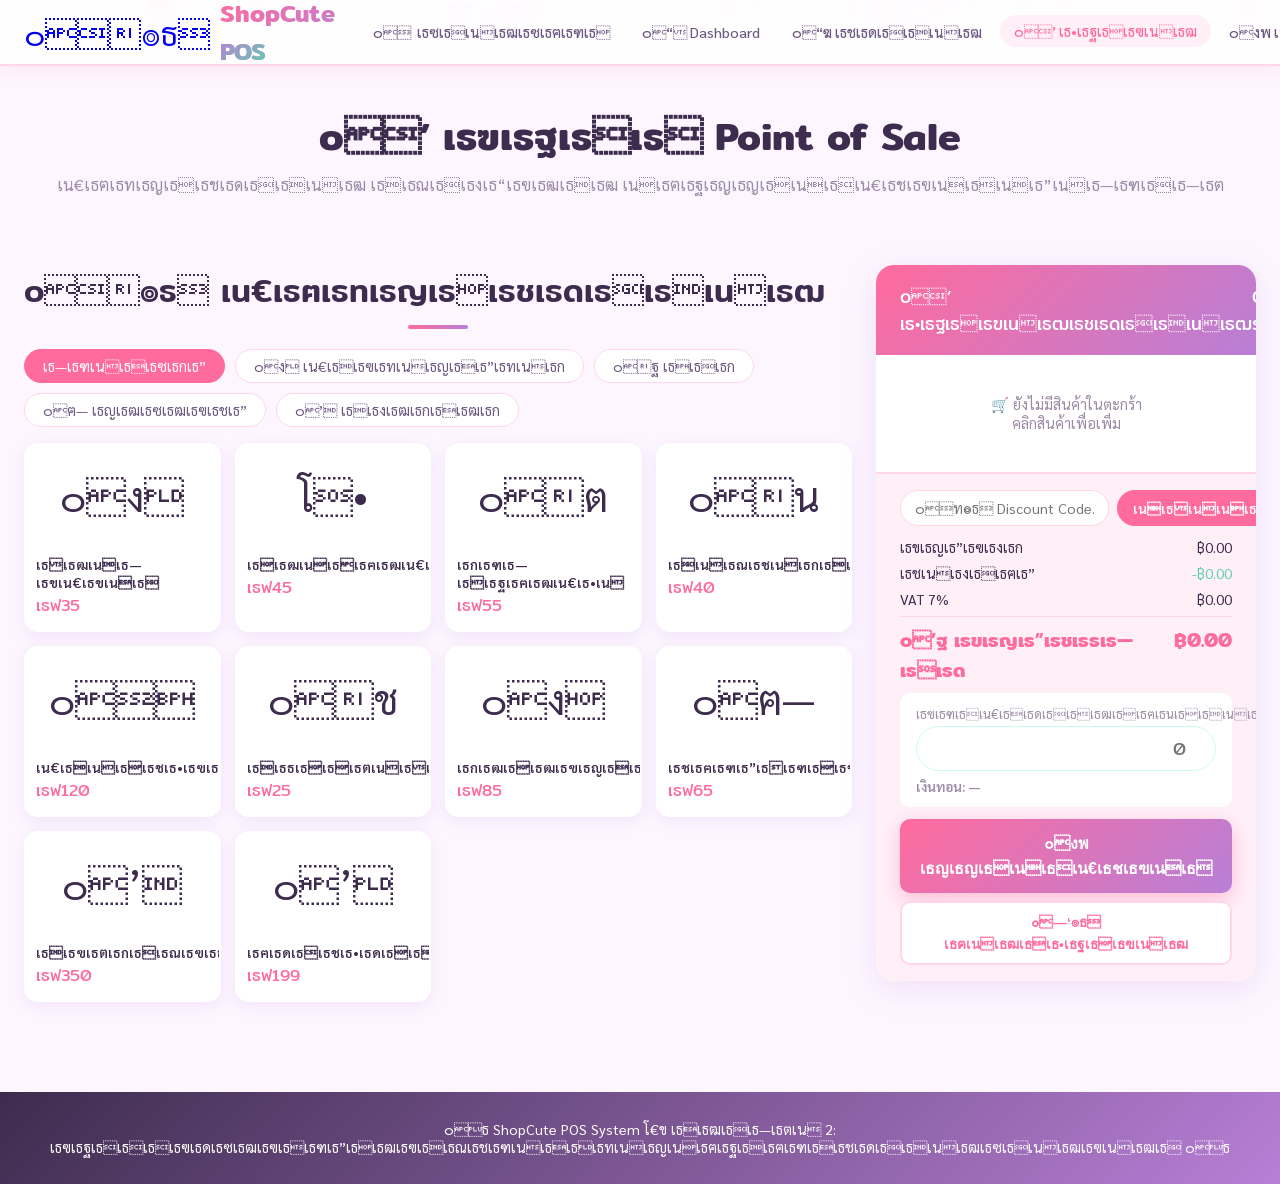
<file: pos.html>
<!DOCTYPE html>
<html lang="th">
<head>
  <meta charset="UTF-8"/>
  <meta name="viewport" content="width=device-width,initial-scale=1.0"/>
  <title>๐’ เธ•เธฐเธเธฃเนเธฒเธชเธดเธเธเนเธฒ - ShopCute POS</title>
  <link href="https://fonts.googleapis.com/css2?family=Sarabun:wght@300;400;600;700&family=Mitr:wght@300;400;500;600&display=swap" rel="stylesheet"/>
  <link href="https://fonts.googleapis.com/icon?family=Material+Icons" rel="stylesheet"/>
  <link rel="stylesheet" href="css/style.css"/>
  <link rel="stylesheet" href="css/enhance.css"/>
  <style>
    .pos-products-mini { display:grid; grid-template-columns:repeat(auto-fill,minmax(160px,1fr)); gap:14px; }
    .mini-card {
      background:white; border-radius:14px; box-shadow:0 4px 16px rgba(184,127,214,.15);
      overflow:hidden; cursor:pointer; transition:.3s; border:2px solid transparent;
    }
    .mini-card:hover { border-color:var(--pink); transform:translateY(-3px); }
    .mini-card.selected { border-color:var(--pink); background:var(--pink-soft); }
    .mini-img { height:100px; display:flex;align-items:center;justify-content:center;font-size:2.5rem; overflow:hidden; }
    .mini-img img { width:100%;height:100%;object-fit:cover; }
    .mini-info { padding:10px 10px 12px; }
    .mini-name { font-size:.85rem; font-weight:600; margin-bottom:2px; }
    .mini-price { font-family:'Mitr',sans-serif; font-size:1rem; color:var(--pink); }
  </style>
</head>
<body>
<div class="particles" id="particles"></div>

<header class="topbar">
  <div class="topbar-inner">
    <a href="index.html" class="logo">
      <span class="logo-icon">๐๏ธ</span>
      <span class="logo-text">ShopCute <span class="logo-sub">POS</span></span>
    </a>
    <nav class="nav-links">
      <a href="index.html" class="nav-item">๐  เธซเธเนเธฒเธซเธฅเธฑเธ</a>
      <a href="dashboard.html" class="nav-item">๐“ Dashboard</a>
      <a href="inventory.html" class="nav-item">๐“ฆ เธชเธดเธเธเนเธฒ</a>
      <a href="pos.html" class="nav-item active">๐’ เธ•เธฐเธเธฃเนเธฒ</a>
      <a href="receipt.html" class="nav-item">๐งพ เนเธเน€เธชเธฃเนเธ</a>
      <a href="report.html" class="nav-item">๐“ เธฃเธฒเธขเธเธฒเธ</a>
      <a href="login.html" class="nav-item">๐”‘ เน€เธเนเธฒเธชเธนเนเธฃเธฐเธเธ</a>
    </nav>
    <div class="topbar-right">
      <div class="badge-wrap">
        <span class="material-icons cart-icon">shopping_cart</span>
        <span class="badge" id="cart-badge">0</span>
      </div>
      <div class="user-avatar">๐‘ฉโ€๐’ผ</div>
    </div>
  </div>
</header>

<div class="page-hero">
  <h1>๐’ เธฃเธฐเธเธ Point of Sale</h1>
  <p>เน€เธฅเธทเธญเธเธชเธดเธเธเนเธฒ เธเธณเธเธงเธ“เธฃเธฒเธเธฒ เนเธฅเธฐเธญเธญเธเนเธเน€เธชเธฃเนเธเนเธ”เนเธ—เธฑเธเธ—เธต</p>
</div>

<section class="page-section">
  <div class="pos-layout">

    <!-- LEFT: เธชเธดเธเธเนเธฒเนเธซเนเน€เธฅเธทเธญเธ -->
    <div>
      <h2 class="section-title" style="text-align:left;margin-bottom:20px">๐๏ธ เน€เธฅเธทเธญเธเธชเธดเธเธเนเธฒ</h2>

      <div class="filter-bar" style="margin-bottom:16px">
        <button class="filter-btn active" data-cat="all">เธ—เธฑเนเธเธซเธกเธ”</button>
        <button class="filter-btn" data-cat="drink">๐ง เน€เธเธฃเธทเนเธญเธเธ”เธทเนเธก</button>
        <button class="filter-btn" data-cat="snack">๐ฐ เธเธเธก</button>
        <button class="filter-btn" data-cat="fresh">๐ฅ— เธญเธฒเธซเธฒเธฃเธชเธ”</button>
        <button class="filter-btn" data-cat="beauty">๐’ เธเธงเธฒเธกเธเธฒเธก</button>
      </div>

      <div class="pos-products-mini" id="pos-products">
        <!-- Drink -->
        <div class="mini-card" data-cat="drink" data-name="เธเธฒเนเธ—เธขเน€เธขเนเธ" data-price="35" onclick="addToCart(this)">
          <div class="mini-img"><img src="https://images.unsplash.com/photo-1558618666-fcd25c85cd64?w=200&q=80" alt="เธเธฒเนเธ—เธข" onerror="this.parentElement.innerHTML='๐ง'"/></div>
          <div class="mini-info"><div class="mini-name">เธเธฒเนเธ—เธขเน€เธขเนเธ</div><div class="mini-price">เธฟ35</div></div>
        </div>
        <div class="mini-card" data-cat="drink" data-name="เธเธฒเนเธเธฅเธฒเน€เธ•เนเน€เธขเนเธ" data-price="45" onclick="addToCart(this)">
          <div class="mini-img"><img src="https://images.unsplash.com/photo-1495474472287-4d71bcdd2085?w=200&q=80" alt="เธเธฒเนเธ" onerror="this.parentElement.innerHTML='โ•'"/></div>
          <div class="mini-info"><div class="mini-name">เธเธฒเนเธเธฅเธฒเน€เธ•เนเน€เธขเนเธ</div><div class="mini-price">เธฟ45</div></div>
        </div>
        <div class="mini-card" data-cat="drink" data-name="เธกเธฑเธ—เธเธฐเธฅเธฒเน€เธ•เน" data-price="55" onclick="addToCart(this)">
          <div class="mini-img"><img src="https://images.unsplash.com/photo-1603394630026-6e9f0acfbdb5?w=200&q=80" alt="เธกเธฑเธ—เธเธฐ" onerror="this.parentElement.innerHTML='๐ต'"/></div>
          <div class="mini-info"><div class="mini-name">เธกเธฑเธ—เธเธฐเธฅเธฒเน€เธ•เน</div><div class="mini-price">เธฟ55</div></div>
        </div>
        <div class="mini-card" data-cat="drink" data-name="เธเนเธณเธชเนเธกเธเธฑเนเธเธชเธ”" data-price="40" onclick="addToCart(this)">
          <div class="mini-img"><img src="https://images.unsplash.com/photo-1546548970-71785318a17b?w=200&q=80" alt="เธเนเธณเธชเนเธก" onerror="this.parentElement.innerHTML='๐น'"/></div>
          <div class="mini-info"><div class="mini-name">เธเนเธณเธชเนเธกเธเธฑเนเธเธชเธ”</div><div class="mini-price">เธฟ40</div></div>
        </div>
        <!-- Snack -->
        <div class="mini-card" data-cat="snack" data-name="เน€เธเนเธเธชเธ•เธฃเธญเธงเนเน€เธเธญเธฃเนเธฃเธต" data-price="120" onclick="addToCart(this)">
          <div class="mini-img"><img src="https://images.unsplash.com/photo-1565958011703-44f9829ba187?w=200&q=80" alt="เน€เธเนเธ" onerror="this.parentElement.innerHTML='๐'"/></div>
          <div class="mini-info"><div class="mini-name">เน€เธเนเธเธชเธ•เธฃเธญเธงเนเน€เธเธญเธฃเนเธฃเธต</div><div class="mini-price">เธฟ120</div></div>
        </div>
        <div class="mini-card" data-cat="snack" data-name="เธเธธเธเธเธตเนเธเนเธญเธเนเธเนเธฅเธ•เธเธดเธ" data-price="25" onclick="addToCart(this)">
          <div class="mini-img"><img src="https://images.unsplash.com/photo-1587349144988-b6e3ae1e45e2?w=200&q=80" alt="เธเธธเธเธเธตเน" onerror="this.parentElement.innerHTML='๐ช'"/></div>
          <div class="mini-info"><div class="mini-name">เธเธธเธเธเธตเนเธเนเธญเธเนเธเนเธฅเธ•เธเธดเธ</div><div class="mini-price">เธฟ25</div></div>
        </div>
        <div class="mini-card" data-cat="snack" data-name="เธกเธฒเธเธฒเธฃเธญเธเธซเธฅเธฒเธเธชเธต" data-price="85" onclick="addToCart(this)">
          <div class="mini-img"><img src="https://images.unsplash.com/photo-1612203985729-70726954388c?w=200&q=80" alt="เธกเธฒเธเธฒเธฃเธญเธ" onerror="this.parentElement.innerHTML='๐ง'"/></div>
          <div class="mini-info"><div class="mini-name">เธกเธฒเธเธฒเธฃเธญเธเธซเธฅเธฒเธเธชเธต</div><div class="mini-price">เธฟ85</div></div>
        </div>
        <!-- Fresh -->
        <div class="mini-card" data-cat="fresh" data-name="เธชเธฅเธฑเธ”เธเธฑเธเธชเธ”" data-price="65" onclick="addToCart(this)">
          <div class="mini-img"><img src="https://images.unsplash.com/photo-1512621776951-a57141f2eefd?w=200&q=80" alt="เธชเธฅเธฑเธ”" onerror="this.parentElement.innerHTML='๐ฅ—'"/></div>
          <div class="mini-info"><div class="mini-name">เธชเธฅเธฑเธ”เธเธฑเธเธชเธ”</div><div class="mini-price">เธฟ65</div></div>
        </div>
        <!-- Beauty -->
        <div class="mini-card" data-cat="beauty" data-name="เธเธฃเธตเธกเธเธณเธฃเธธเธเธเธดเธงเธซเธเนเธฒ" data-price="350" onclick="addToCart(this)">
          <div class="mini-img"><img src="https://images.unsplash.com/photo-1522335789203-aabd1fc54bc9?w=200&q=80" alt="เธเธฃเธตเธก" onerror="this.parentElement.innerHTML='๐’'"/></div>
          <div class="mini-info"><div class="mini-name">เธเธฃเธตเธกเธเธณเธฃเธธเธเธเธดเธงเธซเธเนเธฒ</div><div class="mini-price">เธฟ350</div></div>
        </div>
        <div class="mini-card" data-cat="beauty" data-name="เธฅเธดเธเธชเธ•เธดเธเธเธกเธชเธ•เธฃเธญเธงเนเน€เธเธญเธฃเนเธฃเธต" data-price="199" onclick="addToCart(this)">
          <div class="mini-img"><img src="https://images.unsplash.com/photo-1596462502278-27bfdc403348?w=200&q=80" alt="เธฅเธดเธเธชเธ•เธดเธ" onerror="this.parentElement.innerHTML='๐’'"/></div>
          <div class="mini-info"><div class="mini-name">เธฅเธดเธเธชเธ•เธดเธเธเธกเธชเธ•เธฃเธญเธงเนเน€เธเธญเธฃเนเธฃเธต</div><div class="mini-price">เธฟ199</div></div>
        </div>
      </div>
    </div>

    <!-- RIGHT: เธ•เธฐเธเธฃเนเธฒ + เธเธณเธเธงเธ“ -->
    <div class="cart-box">
      <div class="cart-header">
        ๐’ เธ•เธฐเธเธฃเนเธฒเธชเธดเธเธเนเธฒ
        <span id="cart-count-label">0 เธฃเธฒเธขเธเธฒเธฃ</span>
      </div>

      <div class="cart-items" id="cart-items">
        <p style="text-align:center;color:#9B8AA6;padding:24px;font-size:.9rem">๐’ เธขเธฑเธเนเธกเนเธกเธตเธชเธดเธเธเนเธฒเนเธเธ•เธฐเธเธฃเนเธฒ<br/>เธเธฅเธดเธเธชเธดเธเธเนเธฒเน€เธเธทเนเธญเน€เธเธดเนเธก</p>
      </div>

      <div class="cart-summary">
        <!-- Discount Code -->
        <div class="discount-row">
          <input type="text" id="discount-code" class="discount-input" placeholder="๐ท๏ธ Discount Code..."/>
          <button class="btn btn-pink btn-sm" onclick="applyDiscount()" style="background:var(--pink);color:white;border:none;padding:8px 16px;border-radius:50px;cursor:pointer;font-size:.85rem;font-family:'Sarabun',sans-serif;white-space:nowrap">เนเธเนเนเธเนเธ”</button>
        </div>

        <div class="summary-row"><span>เธขเธญเธ”เธฃเธงเธก</span><span id="subtotal">เธฟ0</span></div>
        <div class="summary-row"><span>เธชเนเธงเธเธฅเธ”</span><span id="discount-amt" style="color:var(--mint)">เธฟ0</span></div>
        <div class="summary-row"><span>VAT 7%</span><span id="vat-amt">เธฟ0</span></div>
        <div class="summary-row total"><span>๐’ฐ เธขเธญเธ”เธชเธธเธ—เธเธด</span><span id="grand-total">เธฟ0</span></div>

        <!-- เน€เธเธดเธเธ—เธตเนเธฃเธฑเธเธกเธฒ -->
        <div class="change-box">
          <div class="change-label">เธฃเธฑเธเน€เธเธดเธเธเธฒเธเธฅเธนเธเธเนเธฒ</div>
          <input type="number" id="cash-input" class="change-input" placeholder="0" oninput="calcChange()"/>
          <div class="change-result" id="change-result">เน€เธเธดเธเธ—เธญเธ: โ€”</div>
        </div>

        <button class="btn btn-primary" style="width:100%;justify-content:center;border-radius:var(--radius-sm)" onclick="checkout()">
          ๐งพ เธญเธญเธเนเธเน€เธชเธฃเนเธ
        </button>
        <button class="btn btn-outline btn-sm" style="width:100%;justify-content:center;margin-top:8px;border-radius:var(--radius-sm)" onclick="clearCart()">
          ๐—‘๏ธ เธฅเนเธฒเธเธ•เธฐเธเธฃเนเธฒ
        </button>
      </div>
    </div>

  </div>
</section>

<footer class="footer">
  <p>๐ธ ShopCute POS System โ€ข เธเธฒเธเธ—เธตเน 2: เธฃเธฐเธเธเธเธฃเธดเธซเธฒเธฃเธเธฑเธ”เธเธฒเธฃเธเธณเธชเธฑเนเธเธเธทเนเธญเนเธฅเธฐเธเธฅเธฑเธเธชเธดเธเธเนเธฒเธซเธเนเธฒเธฃเนเธฒเธ ๐ธ</p>
</footer>

<button class="back-to-top" id="backTop" onclick="window.scrollTo({top:0,behavior:'smooth'})">↑</button>
<script src="js/main.js"></script>
<script src="js/pos.js"></script>
</body>
</html>
</file>
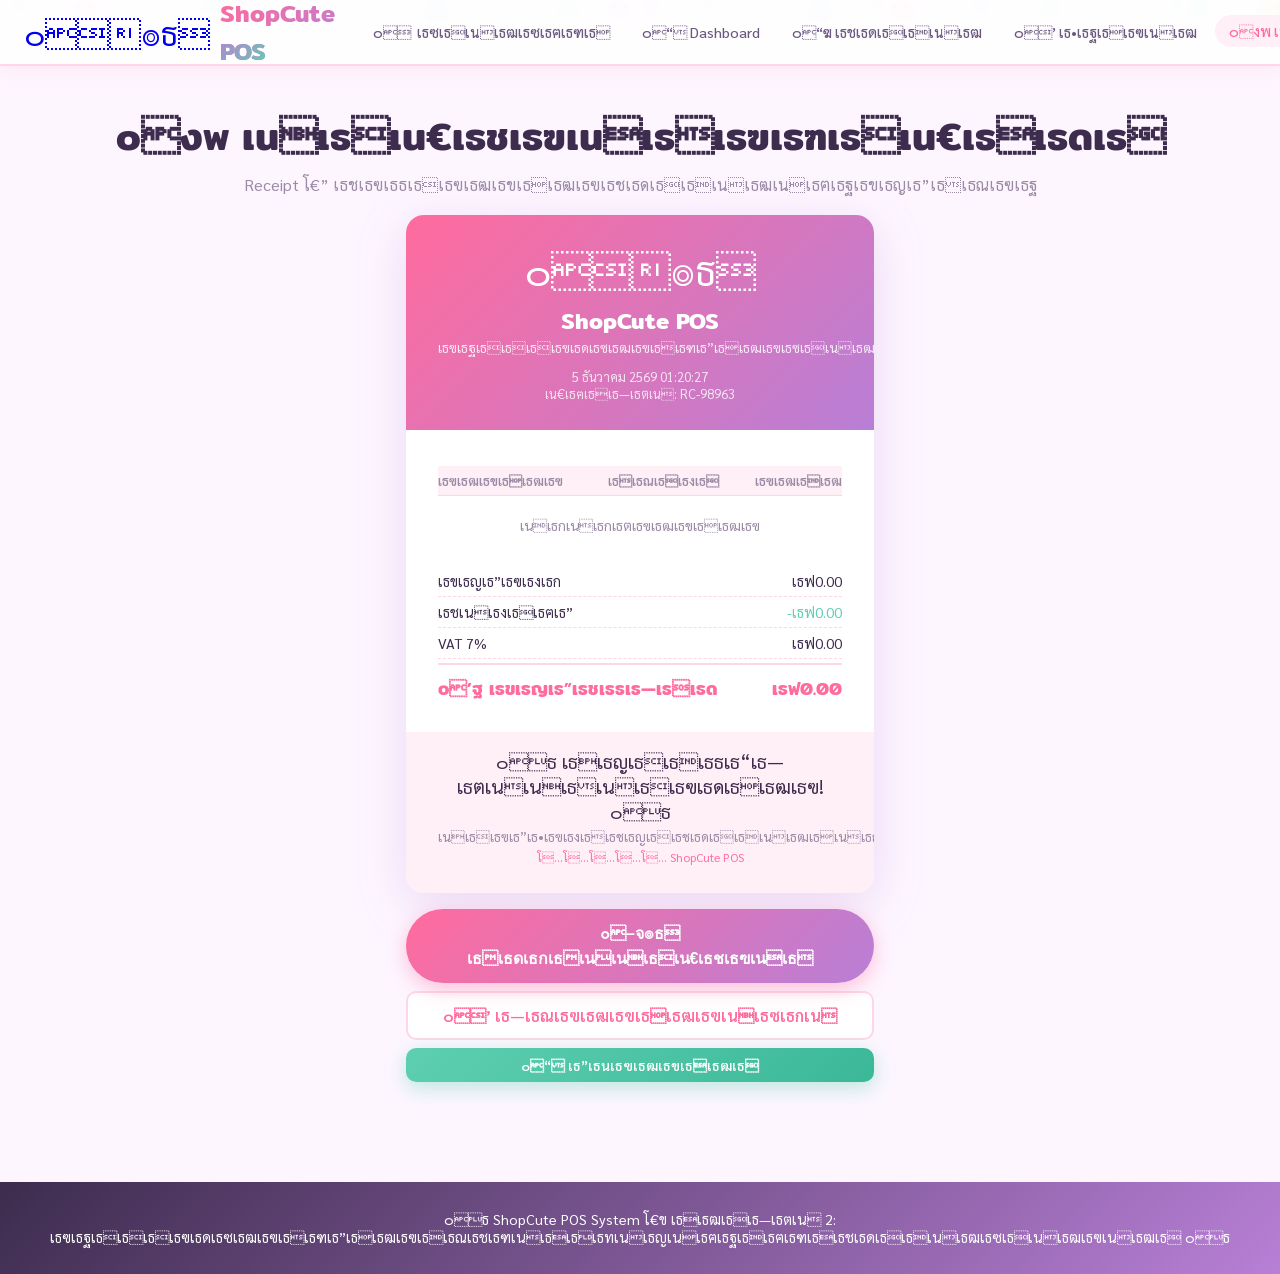
<file: receipt.html>
<!DOCTYPE html>
<html lang="th">
<head>
  <meta charset="UTF-8"/>
  <meta name="viewport" content="width=device-width,initial-scale=1.0"/>
  <title>๐งพ เนเธเน€เธชเธฃเนเธ - ShopCute POS</title>
  <link href="https://fonts.googleapis.com/css2?family=Sarabun:wght@300;400;600;700&family=Mitr:wght@300;400;500;600&display=swap" rel="stylesheet"/>
  <link href="https://fonts.googleapis.com/icon?family=Material+Icons" rel="stylesheet"/>
  <link rel="stylesheet" href="css/style.css"/>
  <link rel="stylesheet" href="css/enhance.css"/>
  <style>
    .receipt-wrap { max-width:500px; margin:0 auto; padding:0 16px 60px; }
    .receipt-box { border-radius:var(--radius); overflow:hidden; box-shadow:0 12px 48px rgba(184,127,214,.25); }
    .receipt-items-table { width:100%; border-collapse:collapse; margin:12px 0; }
    .receipt-items-table th { font-size:.8rem; color:var(--text-soft); padding:6px 0; border-bottom:1px solid var(--pink-light); text-align:left; }
    .receipt-items-table td { font-size:.88rem; padding:7px 0; border-bottom:1px dashed var(--pink-light); }
    .receipt-items-table tr:last-child td { border-bottom:none; }
    .print-btn { width:100%; margin-top:16px; }
    @media print { .topbar, .footer, .print-btn { display:none; } body { background:white; } }
    .confetti { position:fixed;inset:0;pointer-events:none;z-index:9998;overflow:hidden; }
    .confetti-piece {
      position:absolute; width:10px; height:10px; border-radius:2px;
      animation: confettiFall linear forwards;
    }
    @keyframes confettiFall {
      0%  { transform:translateY(-20px) rotate(0deg); opacity:1; }
      100%{ transform:translateY(100vh) rotate(720deg); opacity:0; }
    }
  </style>
</head>
<body>
<div class="particles" id="particles"></div>
<div class="confetti" id="confetti"></div>

<header class="topbar">
  <div class="topbar-inner">
    <a href="index.html" class="logo">
      <span class="logo-icon">๐๏ธ</span>
      <span class="logo-text">ShopCute <span class="logo-sub">POS</span></span>
    </a>
    <nav class="nav-links">
      <a href="index.html" class="nav-item">๐  เธซเธเนเธฒเธซเธฅเธฑเธ</a>
      <a href="dashboard.html" class="nav-item">๐“ Dashboard</a>
      <a href="inventory.html" class="nav-item">๐“ฆ เธชเธดเธเธเนเธฒ</a>
      <a href="pos.html" class="nav-item">๐’ เธ•เธฐเธเธฃเนเธฒ</a>
      <a href="receipt.html" class="nav-item active">๐งพ เนเธเน€เธชเธฃเนเธ</a>
      <a href="report.html" class="nav-item">๐“ เธฃเธฒเธขเธเธฒเธ</a>
      <a href="login.html" class="nav-item">๐”‘ เน€เธเนเธฒเธชเธนเนเธฃเธฐเธเธ</a>
    </nav>
    <div class="topbar-right">
      <div class="badge-wrap">
        <span class="material-icons cart-icon">shopping_cart</span>
        <span class="badge" id="cart-badge">0</span>
      </div>
      <div class="user-avatar">๐‘ฉโ€๐’ผ</div>
    </div>
  </div>
</header>

<div class="page-hero">
  <h1>๐งพ เนเธเน€เธชเธฃเนเธเธฃเธฑเธเน€เธเธดเธ</h1>
  <p>Receipt โ€” เธชเธฃเธธเธเธฃเธฒเธขเธเธฒเธฃเธชเธดเธเธเนเธฒเนเธฅเธฐเธขเธญเธ”เธเธณเธฃเธฐ</p>
</div>

<div class="receipt-wrap">
  <div class="receipt-box">

    <!-- TOP -->
    <div class="receipt-top">
      <div class="receipt-logo">๐๏ธ</div>
      <div class="receipt-title">ShopCute POS</div>
      <div class="receipt-sub">เธฃเธฐเธเธเธเธฃเธดเธซเธฒเธฃเธเธฑเธ”เธเธฒเธฃเธซเธเนเธฒเธฃเนเธฒเธ</div>
      <div style="margin-top:12px;font-size:.8rem;opacity:.8" id="receipt-date">โ€”</div>
      <div style="font-size:.8rem;opacity:.8">เน€เธฅเธเธ—เธตเน: RC-<span id="receipt-no">โ€”</span></div>
    </div>

    <!-- BODY -->
    <div class="receipt-body">
      <table class="receipt-items-table">
        <thead>
          <tr>
            <th>เธฃเธฒเธขเธเธฒเธฃ</th>
            <th style="text-align:center">เธเธณเธเธงเธ</th>
            <th style="text-align:right">เธฃเธฒเธเธฒ</th>
          </tr>
        </thead>
        <tbody id="receipt-items">
          <tr><td colspan="3" style="text-align:center;color:#9B8AA6;padding:20px">เนเธกเนเธกเธตเธฃเธฒเธขเธเธฒเธฃ</td></tr>
        </tbody>
      </table>

      <div class="receipt-row"><span>เธขเธญเธ”เธฃเธงเธก</span><span id="r-sub">เธฟ0</span></div>
      <div class="receipt-row"><span>เธชเนเธงเธเธฅเธ”</span><span id="r-disc" style="color:var(--mint)">-เธฟ0</span></div>
      <div class="receipt-row"><span>VAT 7%</span><span id="r-vat">เธฟ0</span></div>
      <div class="receipt-row total"><span>๐’ฐ เธขเธญเธ”เธชเธธเธ—เธเธด</span><span id="r-grand">เธฟ0</span></div>
    </div>

    <!-- FOOTER -->
    <div class="receipt-footer">
      <div class="thank">๐ธ เธเธญเธเธเธธเธ“เธ—เธตเนเนเธเนเธเธฃเธดเธเธฒเธฃ! ๐ธ</div>
      <p>เนเธเธฃเธ”เธ•เธฃเธงเธเธชเธญเธเธชเธดเธเธเนเธฒเธเนเธญเธเธญเธญเธเธเธฒเธเธฃเนเธฒเธ</p>
      <p style="margin-top:4px;font-size:.75rem;color:var(--pink)">โ…โ…โ…โ…โ… ShopCute POS</p>
    </div>

  </div>

  <button class="btn btn-primary print-btn" onclick="window.print()">๐–จ๏ธ เธเธดเธกเธเนเนเธเน€เธชเธฃเนเธ</button>
  <a href="pos.html" class="btn btn-outline" style="width:100%;justify-content:center;margin-top:8px;display:flex;border-radius:var(--radius-sm)">๐’ เธ—เธณเธฃเธฒเธขเธเธฒเธฃเนเธซเธกเน</a>
  <a href="report.html" class="btn btn-mint btn-sm" style="width:100%;justify-content:center;margin-top:8px;display:flex;border-radius:var(--radius-sm)">๐“ เธ”เธนเธฃเธฒเธขเธเธฒเธ</a>
</div>

<footer class="footer">
  <p>๐ธ ShopCute POS System โ€ข เธเธฒเธเธ—เธตเน 2: เธฃเธฐเธเธเธเธฃเธดเธซเธฒเธฃเธเธฑเธ”เธเธฒเธฃเธเธณเธชเธฑเนเธเธเธทเนเธญเนเธฅเธฐเธเธฅเธฑเธเธชเธดเธเธเนเธฒเธซเธเนเธฒเธฃเนเธฒเธ ๐ธ</p>
</footer>

<button class="back-to-top" id="backTop" onclick="window.scrollTo({top:0,behavior:'smooth'})">↑</button>
<script src="js/main.js"></script>
<script>
(function loadReceipt(){
  const cart  = JSON.parse(localStorage.getItem('posCart')||'[]');
  const sub   = parseFloat(localStorage.getItem('posSub')||0);
  const disc  = parseFloat(localStorage.getItem('posDisc')||0);
  const vat   = parseFloat(localStorage.getItem('posVat')||0);
  const grand = parseFloat(localStorage.getItem('posGrand')||0);

  const now = new Date();
  document.getElementById('receipt-date').textContent =
    now.toLocaleDateString('th-TH',{year:'numeric',month:'long',day:'numeric'}) +
    ' ' + now.toLocaleTimeString('th-TH');
  document.getElementById('receipt-no').textContent = Math.floor(Math.random()*90000+10000);

  const tbody = document.getElementById('receipt-items');
  if(cart.length){
    tbody.innerHTML = cart.map(i=>`
      <tr>
        <td>${i.name}</td>
        <td style="text-align:center">${i.qty}</td>
        <td style="text-align:right">เธฟ${(i.price*i.qty).toFixed(2)}</td>
      </tr>
    `).join('');
  }
  document.getElementById('r-sub').textContent   = 'เธฟ'+sub.toFixed(2);
  document.getElementById('r-disc').textContent  = '-เธฟ'+disc.toFixed(2);
  document.getElementById('r-vat').textContent   = 'เธฟ'+vat.toFixed(2);
  document.getElementById('r-grand').textContent = 'เธฟ'+grand.toFixed(2);
  updateCartBadge(0);
  localStorage.setItem('cartBadge','0');

  // Confetti
  const c = document.getElementById('confetti');
  const colors=['#FF6B9D','#B87FD6','#5ECFB1','#FFD166','#74B9FF','#FF9A5C'];
  for(let i=0;i<40;i++){
    const p=document.createElement('div');
    p.className='confetti-piece';
    p.style.cssText=`
      background:${colors[Math.floor(Math.random()*colors.length)]};
      left:${Math.random()*100}%;
      animation-duration:${Math.random()*2+1.5}s;
      animation-delay:${Math.random()*1}s;
    `;
    c.appendChild(p);
  }
  setTimeout(()=>c.remove(),4000);
})();
</script>
</body>
</html>
</file>
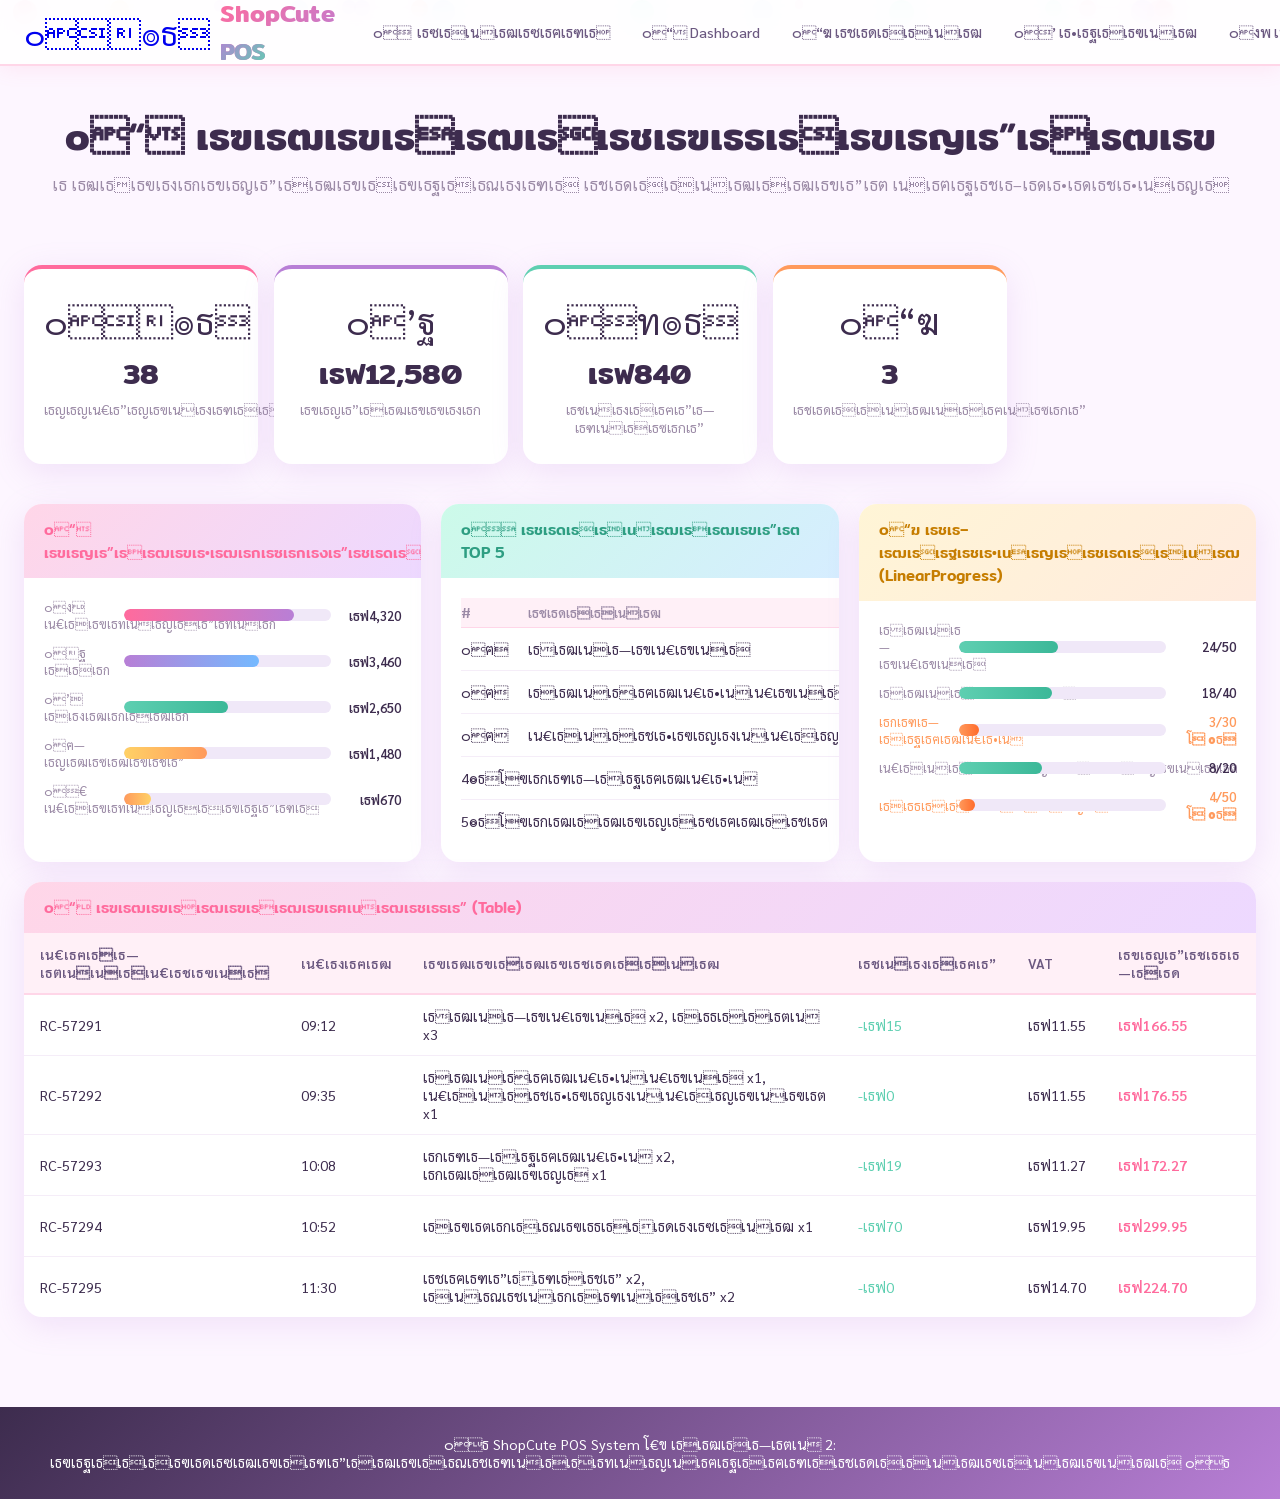
<file: report.html>
<!DOCTYPE html>
<html lang="th">
<head>
  <meta charset="UTF-8"/>
  <meta name="viewport" content="width=device-width,initial-scale=1.0"/>
  <title>๐“ เธฃเธฒเธขเธเธฒเธ - ShopCute POS</title>
  <link href="https://fonts.googleapis.com/css2?family=Sarabun:wght@300;400;600;700&family=Mitr:wght@300;400;500;600&display=swap" rel="stylesheet"/>
  <link href="https://fonts.googleapis.com/icon?family=Material+Icons" rel="stylesheet"/>
  <link rel="stylesheet" href="css/style.css"/>
  <link rel="stylesheet" href="css/enhance.css"/>
</head>
<body>
<div class="particles" id="particles"></div>

<header class="topbar">
  <div class="topbar-inner">
    <a href="index.html" class="logo">
      <span class="logo-icon">๐๏ธ</span>
      <span class="logo-text">ShopCute <span class="logo-sub">POS</span></span>
    </a>
    <nav class="nav-links">
      <a href="index.html" class="nav-item">๐  เธซเธเนเธฒเธซเธฅเธฑเธ</a>
      <a href="dashboard.html" class="nav-item">๐“ Dashboard</a>
      <a href="inventory.html" class="nav-item">๐“ฆ เธชเธดเธเธเนเธฒ</a>
      <a href="pos.html" class="nav-item">๐’ เธ•เธฐเธเธฃเนเธฒ</a>
      <a href="receipt.html" class="nav-item">๐งพ เนเธเน€เธชเธฃเนเธ</a>
      <a href="report.html" class="nav-item active">๐“ เธฃเธฒเธขเธเธฒเธ</a>
      <a href="login.html" class="nav-item">๐”‘ เน€เธเนเธฒเธชเธนเนเธฃเธฐเธเธ</a>
    </nav>
    <div class="topbar-right">
      <div class="badge-wrap">
        <span class="material-icons cart-icon">shopping_cart</span>
        <span class="badge" id="cart-badge">0</span>
      </div>
      <div class="user-avatar">๐‘ฉโ€๐’ผ</div>
    </div>
  </div>
</header>

<div class="page-hero">
  <h1>๐“ เธฃเธฒเธขเธเธฒเธเธชเธฃเธธเธเธขเธญเธ”เธเธฒเธข</h1>
  <p>เธ เธฒเธเธฃเธงเธกเธขเธญเธ”เธเธฒเธขเธเธฃเธฐเธเธณเธงเธฑเธ เธชเธดเธเธเนเธฒเธเธฒเธขเธ”เธต เนเธฅเธฐเธชเธ–เธดเธ•เธดเธชเธ•เนเธญเธ</p>
</div>

<section class="report-section">

  <!-- STATS ROW -->
  <div class="stats-row" style="margin-bottom:40px">
    <div class="stat-card sc1">
      <div class="stat-icon">๐๏ธ</div>
      <div class="stat-val">38</div>
      <div class="stat-name">เธญเธญเน€เธ”เธญเธฃเนเธงเธฑเธเธเธตเน</div>
    </div>
    <div class="stat-card sc2">
      <div class="stat-icon">๐’ฐ</div>
      <div class="stat-val">เธฟ12,580</div>
      <div class="stat-name">เธขเธญเธ”เธเธฒเธขเธฃเธงเธก</div>
    </div>
    <div class="stat-card sc3">
      <div class="stat-icon">๐ท๏ธ</div>
      <div class="stat-val">เธฟ840</div>
      <div class="stat-name">เธชเนเธงเธเธฅเธ”เธ—เธฑเนเธเธซเธกเธ”</div>
    </div>
    <div class="stat-card sc4">
      <div class="stat-icon">๐“ฆ</div>
      <div class="stat-val">3</div>
      <div class="stat-name">เธชเธดเธเธเนเธฒเนเธเธฅเนเธซเธกเธ”</div>
    </div>
  </div>

  <!-- REPORT CARDS -->
  <div class="report-grid">

    <!-- เธขเธญเธ”เธเธฒเธขเธ•เธฒเธกเธซเธกเธงเธ” -->
    <div class="report-card">
      <div class="report-card-head rh1">๐“ เธขเธญเธ”เธเธฒเธขเธ•เธฒเธกเธซเธกเธงเธ”เธชเธดเธเธเนเธฒ</div>
      <div class="report-body">
        <div class="bar-chart">
          <div class="bar-row">
            <div class="bar-label">๐ง เน€เธเธฃเธทเนเธญเธเธ”เธทเนเธก</div>
            <div class="bar-track"><div class="bar-fill" data-pct="82" style="width:0"></div></div>
            <div class="bar-val">เธฟ4,320</div>
          </div>
          <div class="bar-row">
            <div class="bar-label">๐ฐ เธเธเธก</div>
            <div class="bar-track"><div class="bar-fill" data-pct="65" style="width:0;background:linear-gradient(90deg,var(--purple),var(--blue))"></div></div>
            <div class="bar-val">เธฟ3,460</div>
          </div>
          <div class="bar-row">
            <div class="bar-label">๐’ เธเธงเธฒเธกเธเธฒเธก</div>
            <div class="bar-track"><div class="bar-fill" data-pct="50" style="width:0;background:linear-gradient(90deg,var(--mint),#3BB898)"></div></div>
            <div class="bar-val">เธฟ2,650</div>
          </div>
          <div class="bar-row">
            <div class="bar-label">๐ฅ— เธญเธฒเธซเธฒเธฃเธชเธ”</div>
            <div class="bar-track"><div class="bar-fill" data-pct="40" style="width:0;background:linear-gradient(90deg,var(--yellow),var(--orange))"></div></div>
            <div class="bar-val">เธฟ1,480</div>
          </div>
          <div class="bar-row">
            <div class="bar-label">๐€ เน€เธเธฃเธทเนเธญเธเธเธฃเธฐเธ”เธฑเธ</div>
            <div class="bar-track"><div class="bar-fill" data-pct="13" style="width:0;background:linear-gradient(90deg,#FF9A5C,#FFD166)"></div></div>
            <div class="bar-val">เธฟ670</div>
          </div>
        </div>
      </div>
    </div>

    <!-- เธชเธดเธเธเนเธฒเธเธฒเธขเธ”เธต -->
    <div class="report-card">
      <div class="report-card-head rh2">๐ เธชเธดเธเธเนเธฒเธเธฒเธขเธ”เธต TOP 5</div>
      <div class="report-body">
        <table style="width:100%;border-collapse:collapse">
          <thead>
            <tr>
              <th style="text-align:left;padding:6px 0;font-size:.8rem;color:var(--text-soft);border-bottom:1px solid var(--pink-light)">#</th>
              <th style="text-align:left;padding:6px 0;font-size:.8rem;color:var(--text-soft);border-bottom:1px solid var(--pink-light)">เธชเธดเธเธเนเธฒ</th>
              <th style="text-align:right;padding:6px 0;font-size:.8rem;color:var(--text-soft);border-bottom:1px solid var(--pink-light)">เธเธฒเธข</th>
              <th style="text-align:right;padding:6px 0;font-size:.8rem;color:var(--text-soft);border-bottom:1px solid var(--pink-light)">เธขเธญเธ”</th>
            </tr>
          </thead>
          <tbody>
            <tr><td style="padding:8px 0">๐ฅ</td><td style="padding:8px 0;font-size:.9rem">เธเธฒเนเธ—เธขเน€เธขเนเธ</td><td style="text-align:right;font-size:.9rem">42</td><td style="text-align:right;font-size:.9rem;color:var(--pink);font-weight:600">เธฟ1,470</td></tr>
            <tr><td style="padding:8px 0">๐ฅ</td><td style="padding:8px 0;font-size:.9rem">เธเธฒเนเธเธฅเธฒเน€เธ•เนเน€เธขเนเธ</td><td style="text-align:right;font-size:.9rem">35</td><td style="text-align:right;font-size:.9rem;color:var(--pink);font-weight:600">เธฟ1,575</td></tr>
            <tr><td style="padding:8px 0">๐ฅ</td><td style="padding:8px 0;font-size:.9rem">เน€เธเนเธเธชเธ•เธฃเธญเธงเนเน€เธเธญเธฃเนเธฃเธต</td><td style="text-align:right;font-size:.9rem">18</td><td style="text-align:right;font-size:.9rem;color:var(--pink);font-weight:600">เธฟ2,160</td></tr>
            <tr><td style="padding:8px 0">4๏ธโฃ</td><td style="padding:8px 0;font-size:.9rem">เธกเธฑเธ—เธเธฐเธฅเธฒเน€เธ•เน</td><td style="text-align:right;font-size:.9rem">15</td><td style="text-align:right;font-size:.9rem;color:var(--pink);font-weight:600">เธฟ825</td></tr>
            <tr><td style="padding:8px 0">5๏ธโฃ</td><td style="padding:8px 0;font-size:.9rem">เธกเธฒเธเธฒเธฃเธญเธเธซเธฅเธฒเธเธชเธต</td><td style="text-align:right;font-size:.9rem">12</td><td style="text-align:right;font-size:.9rem;color:var(--pink);font-weight:600">เธฟ1,020</td></tr>
          </tbody>
        </table>
      </div>
    </div>

    <!-- เธชเธ–เธดเธ•เธดเธชเธ•เนเธญเธ -->
    <div class="report-card">
      <div class="report-card-head rh3">๐“ฆ เธชเธ–เธฒเธเธฐเธชเธ•เนเธญเธเธชเธดเธเธเนเธฒ (LinearProgress)</div>
      <div class="report-body">
        <div class="bar-chart">
          <div class="bar-row">
            <div class="bar-label">เธเธฒเนเธ—เธขเน€เธขเนเธ</div>
            <div class="bar-track"><div class="bar-fill" data-pct="48" style="width:0;background:linear-gradient(90deg,var(--mint),#3BB898)"></div></div>
            <div class="bar-val">24/50</div>
          </div>
          <div class="bar-row">
            <div class="bar-label">เธเธฒเนเธเธฅเธฒเน€เธ•เน</div>
            <div class="bar-track"><div class="bar-fill" data-pct="45" style="width:0;background:linear-gradient(90deg,var(--mint),#3BB898)"></div></div>
            <div class="bar-val">18/40</div>
          </div>
          <div class="bar-row">
            <div class="bar-label" style="color:var(--orange)">เธกเธฑเธ—เธเธฐเธฅเธฒเน€เธ•เน</div>
            <div class="bar-track"><div class="bar-fill" data-pct="10" style="width:0;background:linear-gradient(90deg,var(--orange),#FF6B2B)"></div></div>
            <div class="bar-val" style="color:var(--orange)">3/30 โ ๏ธ</div>
          </div>
          <div class="bar-row">
            <div class="bar-label">เน€เธเนเธเธชเธ•เธฃเธญเธงเนเน€เธเธญเธฃเนเธฃเธต</div>
            <div class="bar-track"><div class="bar-fill" data-pct="40" style="width:0;background:linear-gradient(90deg,var(--mint),#3BB898)"></div></div>
            <div class="bar-val">8/20</div>
          </div>
          <div class="bar-row">
            <div class="bar-label" style="color:var(--orange)">เธเธธเธเธเธตเนเธเนเธญเธ</div>
            <div class="bar-track"><div class="bar-fill" data-pct="8" style="width:0;background:linear-gradient(90deg,var(--orange),#FF6B2B)"></div></div>
            <div class="bar-val" style="color:var(--orange)">4/50 โ ๏ธ</div>
          </div>
        </div>
      </div>
    </div>

    <!-- เธ•เธฒเธฃเธฒเธเธฃเธฒเธขเธเธฒเธฃเธเธฒเธข -->
    <div class="report-card" style="grid-column:1/-1">
      <div class="report-card-head rh1">๐“ เธฃเธฒเธขเธเธฒเธฃเธเธฒเธขเธฅเนเธฒเธชเธธเธ” (Table)</div>
      <div class="report-body" style="padding:0;overflow:hidden">
        <div style="overflow-x:auto">
          <table>
            <thead>
              <tr>
                <th>เน€เธฅเธเธ—เธตเนเนเธเน€เธชเธฃเนเธ</th>
                <th>เน€เธงเธฅเธฒ</th>
                <th>เธฃเธฒเธขเธเธฒเธฃเธชเธดเธเธเนเธฒ</th>
                <th>เธชเนเธงเธเธฅเธ”</th>
                <th>VAT</th>
                <th>เธขเธญเธ”เธชเธธเธ—เธเธด</th>
                <th>เธชเธ–เธฒเธเธฐ</th>
              </tr>
            </thead>
            <tbody>
              <tr>
                <td>RC-57291</td><td>09:12</td>
                <td>เธเธฒเนเธ—เธขเน€เธขเนเธ x2, เธเธธเธเธเธตเน x3</td>
                <td style="color:var(--mint)">-เธฟ15</td>
                <td>เธฟ11.55</td>
                <td style="color:var(--pink);font-weight:600">เธฟ166.55</td>
                <td><span style="background:var(--mint-light);color:#2E9E82;padding:3px 10px;border-radius:50px;font-size:.8rem">โ… เธเธณเธฃเธฐเนเธฅเนเธง</span></td>
              </tr>
              <tr>
                <td>RC-57292</td><td>09:35</td>
                <td>เธเธฒเนเธเธฅเธฒเน€เธ•เนเน€เธขเนเธ x1, เน€เธเนเธเธชเธ•เธฃเธญเธงเนเน€เธเธญเธฃเนเธฃเธต x1</td>
                <td style="color:var(--mint)">-เธฟ0</td>
                <td>เธฟ11.55</td>
                <td style="color:var(--pink);font-weight:600">เธฟ176.55</td>
                <td><span style="background:var(--mint-light);color:#2E9E82;padding:3px 10px;border-radius:50px;font-size:.8rem">โ… เธเธณเธฃเธฐเนเธฅเนเธง</span></td>
              </tr>
              <tr>
                <td>RC-57293</td><td>10:08</td>
                <td>เธกเธฑเธ—เธเธฐเธฅเธฒเน€เธ•เน x2, เธกเธฒเธเธฒเธฃเธญเธ x1</td>
                <td style="color:var(--mint)">-เธฟ19</td>
                <td>เธฟ11.27</td>
                <td style="color:var(--pink);font-weight:600">เธฟ172.27</td>
                <td><span style="background:var(--mint-light);color:#2E9E82;padding:3px 10px;border-radius:50px;font-size:.8rem">โ… เธเธณเธฃเธฐเนเธฅเนเธง</span></td>
              </tr>
              <tr>
                <td>RC-57294</td><td>10:52</td>
                <td>เธเธฃเธตเธกเธเธณเธฃเธธเธเธเธดเธงเธซเธเนเธฒ x1</td>
                <td style="color:var(--mint)">-เธฟ70</td>
                <td>เธฟ19.95</td>
                <td style="color:var(--pink);font-weight:600">เธฟ299.95</td>
                <td><span style="background:var(--mint-light);color:#2E9E82;padding:3px 10px;border-radius:50px;font-size:.8rem">โ… เธเธณเธฃเธฐเนเธฅเนเธง</span></td>
              </tr>
              <tr>
                <td>RC-57295</td><td>11:30</td>
                <td>เธชเธฅเธฑเธ”เธเธฑเธเธชเธ” x2, เธเนเธณเธชเนเธกเธเธฑเนเธเธชเธ” x2</td>
                <td style="color:var(--mint)">-เธฟ0</td>
                <td>เธฟ14.70</td>
                <td style="color:var(--pink);font-weight:600">เธฟ224.70</td>
                <td><span style="background:var(--yellow-light);color:#C67D00;padding:3px 10px;border-radius:50px;font-size:.8rem">โณ เธฃเธญเธขเธทเธเธขเธฑเธ</span></td>
              </tr>
            </tbody>
          </table>
        </div>
      </div>
    </div>

  </div>
</section>

<footer class="footer">
  <p>๐ธ ShopCute POS System โ€ข เธเธฒเธเธ—เธตเน 2: เธฃเธฐเธเธเธเธฃเธดเธซเธฒเธฃเธเธฑเธ”เธเธฒเธฃเธเธณเธชเธฑเนเธเธเธทเนเธญเนเธฅเธฐเธเธฅเธฑเธเธชเธดเธเธเนเธฒเธซเธเนเธฒเธฃเนเธฒเธ ๐ธ</p>
</footer>

<button class="back-to-top" id="backTop" onclick="window.scrollTo({top:0,behavior:'smooth'})">↑</button>
<script src="js/main.js"></script>
<script>
document.addEventListener('DOMContentLoaded', ()=>{
  // Animate bars after load
  setTimeout(()=>{
    document.querySelectorAll('.bar-fill').forEach(bar=>{
      const pct = bar.dataset.pct || '0';
      bar.style.width = pct + '%';
    });
  }, 300);
});
</script>
</body>
</html>
</file>
<file: css/style.css>
/* ============================================
   🌸 ShopCute POS - Global Stylesheet
   ============================================ */

@import url('https://fonts.googleapis.com/css2?family=Sarabun:wght@300;400;600;700&family=Mitr:wght@300;400;500;600&display=swap');

:root {
  --pink:       #FF6B9D;
  --pink-light: #FFD6E8;
  --pink-soft:  #FFF0F7;
  --purple:     #B87FD6;
  --purple-light: #EDD9FF;
  --mint:       #5ECFB1;
  --mint-light: #CCFAE9;
  --yellow:     #FFD166;
  --yellow-light:#FFF5D6;
  --orange:     #FF9A5C;
  --blue:       #74B9FF;
  --blue-light: #D6EDFF;
  --text-dark:  #3D2C4E;
  --text-mid:   #6B5880;
  --text-soft:  #9B8AA6;
  --white:      #FFFFFF;
  --bg:         #FDF6FF;
  --card-shadow:0 8px 32px rgba(184,127,214,.18);
  --radius:     18px;
  --radius-sm:  10px;
  --transition: .3s cubic-bezier(.4,0,.2,1);
}

* { box-sizing: border-box; margin: 0; padding: 0; }

html { scroll-behavior: smooth; }

body {
  font-family: 'Sarabun', sans-serif;
  background: var(--bg);
  color: var(--text-dark);
  min-height: 100vh;
  overflow-x: hidden;
}

/* ===== PARTICLES ===== */
.particles {
  position: fixed; inset: 0; pointer-events: none; z-index: 0; overflow: hidden;
}
.particle {
  position: absolute;
  border-radius: 50%;
  opacity: .5;
  animation: floatUp linear infinite;
}

@keyframes floatUp {
  0%   { transform: translateY(100vh) scale(0); opacity: 0; }
  10%  { opacity: .5; }
  90%  { opacity: .4; }
  100% { transform: translateY(-10vh) scale(1); opacity: 0; }
}

/* ===== TOPBAR ===== */
.topbar {
  position: sticky; top: 0; z-index: 1000;
  background: rgba(255,255,255,.85);
  backdrop-filter: blur(16px);
  -webkit-backdrop-filter: blur(16px);
  border-bottom: 2px solid var(--pink-light);
  box-shadow: 0 2px 20px rgba(255,107,157,.12);
}

.topbar-inner {
  max-width: 1300px; margin: 0 auto;
  display: flex; align-items: center; gap: 24px;
  padding: 0 24px; height: 64px;
}

.logo { display: flex; align-items: center; gap: 10px; text-decoration: none; }
.logo-icon { font-size: 2rem; animation: bounce 2s ease-in-out infinite; }
.logo-text {
  font-family: 'Mitr', sans-serif;
  font-size: 1.5rem; font-weight: 600;
  background: linear-gradient(135deg, var(--pink), var(--purple));
  -webkit-background-clip: text; -webkit-text-fill-color: transparent;
}
.logo-sub {
  background: linear-gradient(135deg, var(--purple), var(--mint));
  -webkit-background-clip: text; -webkit-text-fill-color: transparent;
}

@keyframes bounce {
  0%,100%{ transform: translateY(0); }
  50%    { transform: translateY(-4px); }
}

.nav-links { display: flex; gap: 4px; margin-left: auto; }
.nav-item {
  padding: 7px 14px; border-radius: 50px;
  text-decoration: none; font-weight: 500; font-size: .9rem;
  color: var(--text-mid); transition: var(--transition);
  white-space: nowrap;
}
.nav-item:hover, .nav-item.active {
  background: var(--pink-soft);
  color: var(--pink);
  transform: translateY(-1px);
}

.topbar-right { display: flex; align-items: center; gap: 12px; margin-left: 12px; }

.badge-wrap { position: relative; cursor: pointer; }
.cart-icon { color: var(--purple); font-size: 1.8rem !important; }
.badge {
  position: absolute; top: -6px; right: -8px;
  background: var(--pink); color: white;
  font-size: .7rem; font-weight: 700;
  min-width: 20px; height: 20px;
  border-radius: 50%; display: flex; align-items: center; justify-content: center;
  border: 2px solid white;
  animation: pulse 2s infinite;
}
@keyframes pulse {
  0%,100%{ transform: scale(1); }
  50%    { transform: scale(1.2); }
}

.user-avatar { font-size: 2rem; cursor: pointer; }

/* ===== HERO ===== */
.hero {
  position: relative; z-index: 1;
  max-width: 1300px; margin: 0 auto;
  padding: 60px 24px 40px;
  display: grid; grid-template-columns: 1fr 1fr; gap: 40px; align-items: center;
}

.hero-tag {
  display: inline-block;
  background: var(--pink-light); color: var(--pink);
  padding: 6px 16px; border-radius: 50px;
  font-size: .85rem; font-weight: 600; margin-bottom: 16px;
}

.hero-title {
  font-family: 'Mitr', sans-serif;
  font-size: clamp(1.6rem, 3vw, 2.6rem);
  font-weight: 600; line-height: 1.3;
  color: var(--text-dark);
  margin-bottom: 14px;
}

.highlight {
  background: linear-gradient(135deg, var(--pink), var(--purple));
  -webkit-background-clip: text; -webkit-text-fill-color: transparent;
}

.hero-sub { color: var(--text-soft); font-size: 1rem; line-height: 1.6; margin-bottom: 28px; }

.hero-btns { display: flex; gap: 12px; flex-wrap: wrap; }

.btn {
  padding: 12px 28px; border-radius: 50px;
  text-decoration: none; font-weight: 600; font-size: 1rem;
  transition: var(--transition); cursor: pointer; border: none;
  display: inline-flex; align-items: center; gap: 6px;
}
.btn-primary {
  background: linear-gradient(135deg, var(--pink), var(--purple));
  color: white;
  box-shadow: 0 6px 20px rgba(255,107,157,.4);
}
.btn-primary:hover { transform: translateY(-3px); box-shadow: 0 10px 30px rgba(255,107,157,.5); }

.btn-outline {
  background: white;
  color: var(--pink); border: 2px solid var(--pink-light);
}
.btn-outline:hover { background: var(--pink-soft); transform: translateY(-3px); }

.btn-mint {
  background: linear-gradient(135deg, var(--mint), #3BB898);
  color: white; box-shadow: 0 6px 20px rgba(94,207,177,.4);
}
.btn-mint:hover { transform: translateY(-3px); }

.btn-yellow {
  background: linear-gradient(135deg, var(--yellow), var(--orange));
  color: white; box-shadow: 0 6px 20px rgba(255,209,102,.4);
}
.btn-yellow:hover { transform: translateY(-3px); }

.btn-sm { padding: 8px 18px; font-size: .85rem; }
.btn-danger {
  background: #FFE0E0; color: #E05555; border: 1.5px solid #FFB3B3;
}
.btn-danger:hover { background: #FFB3B3; }

/* Hero Visual */
.hero-visual { position: relative; display: flex; justify-content: center; }

.hero-card-float {
  display: flex; flex-direction: column; gap: 12px;
  animation: heroFloat 4s ease-in-out infinite;
}

@keyframes heroFloat {
  0%,100%{ transform: translateY(0); }
  50%    { transform: translateY(-12px); }
}

.stat-bubble {
  display: flex; flex-direction: column; align-items: center;
  padding: 16px 32px; border-radius: 20px;
  box-shadow: var(--card-shadow);
  backdrop-filter: blur(10px);
}
.bubble1 { background: linear-gradient(135deg,rgba(255,107,157,.15),rgba(255,107,157,.05)); border: 2px solid var(--pink-light); }
.bubble2 { background: linear-gradient(135deg,rgba(184,127,214,.15),rgba(184,127,214,.05)); border: 2px solid var(--purple-light); margin-left: 30px; }
.bubble3 { background: linear-gradient(135deg,rgba(94,207,177,.15),rgba(94,207,177,.05)); border: 2px solid var(--mint-light); }

.stat-num { font-family: 'Mitr', sans-serif; font-size: 2rem; font-weight: 600; color: var(--text-dark); }
.stat-label { font-size: .8rem; color: var(--text-soft); }

.hero-emoji-cloud {
  position: absolute; inset: 0; pointer-events: none;
}
.hero-emoji-cloud span {
  position: absolute; font-size: 1.5rem;
  animation: twinkle 3s ease-in-out infinite;
}
.e1 { top:5%;  left:5%;  animation-delay: 0s; }
.e2 { top:20%; right:5%; animation-delay: .5s; }
.e3 { top:60%; left:0%;  animation-delay: 1s; }
.e4 { bottom:10%; right:10%; animation-delay: 1.5s; }
.e5 { bottom:30%; left:15%; animation-delay: 2s; }
.e6 { top:40%; right:20%; animation-delay: .8s; }

@keyframes twinkle {
  0%,100%{ transform: scale(1) rotate(0deg); opacity:.7; }
  50%    { transform: scale(1.3) rotate(15deg); opacity:1; }
}

/* ===== SECTIONS ===== */
.features, .components-section, .stats-section,
.products-section, .cart-section, .receipt-section,
.report-section, .page-section {
  position: relative; z-index: 1;
  max-width: 1300px; margin: 0 auto;
  padding: 50px 24px;
}

.section-title {
  font-family: 'Mitr', sans-serif;
  font-size: clamp(1.3rem, 2.5vw, 2rem);
  font-weight: 500; color: var(--text-dark);
  margin-bottom: 32px; text-align: center;
  position: relative;
}
.section-title::after {
  content: '';
  display: block;
  width: 60px; height: 4px;
  background: linear-gradient(90deg, var(--pink), var(--purple));
  border-radius: 2px; margin: 10px auto 0;
}

/* ===== FEATURE CARDS ===== */
.feature-grid {
  display: grid; grid-template-columns: repeat(auto-fill,minmax(240px,1fr)); gap: 20px;
}

.feature-card {
  background: white; border-radius: var(--radius);
  padding: 28px 24px; box-shadow: var(--card-shadow);
  transition: var(--transition); position: relative; overflow: hidden;
}
.feature-card::before {
  content: ''; position: absolute; top: 0; left: 0; right: 0; height: 4px;
  background: linear-gradient(90deg, var(--pink), var(--purple));
}
.fc1::before { background: linear-gradient(90deg, var(--pink), #FF8FB3); }
.fc2::before { background: linear-gradient(90deg, var(--purple), var(--blue)); }
.fc3::before { background: linear-gradient(90deg, var(--mint), #3BB898); }
.fc4::before { background: linear-gradient(90deg, var(--yellow), var(--orange)); }

.feature-card:hover { transform: translateY(-6px); box-shadow: 0 16px 48px rgba(184,127,214,.25); }

.fc-icon { font-size: 2.5rem; margin-bottom: 12px; }

.feature-card h3 {
  font-family: 'Mitr', sans-serif; font-size: 1.1rem;
  font-weight: 500; margin-bottom: 10px; color: var(--text-dark);
}
.feature-card p { color: var(--text-soft); font-size: .9rem; line-height: 1.6; }

.fc-link {
  display: inline-block; margin-top: 14px;
  color: var(--pink); font-weight: 600; font-size: .88rem;
  text-decoration: none;
}
.fc-link:hover { text-decoration: underline; }

/* ===== COMPONENTS SECTION ===== */
.comp-grid {
  display: grid; grid-template-columns: repeat(auto-fill,minmax(260px,1fr)); gap: 16px;
}

.comp-card {
  background: white; border-radius: var(--radius);
  box-shadow: var(--card-shadow); overflow: hidden;
}

.comp-header {
  padding: 14px 20px; font-weight: 600; font-size: .95rem;
}
.nav-header    { background: var(--pink-light);   color: var(--pink); }
.data-header   { background: var(--purple-light);  color: var(--purple); }
.input-header  { background: var(--mint-light);    color: #2E9E82; }
.feedback-header { background: var(--yellow-light); color: #C67D00; }

.comp-body { padding: 16px 20px; display: flex; flex-wrap: wrap; gap: 8px; }

.chip {
  padding: 4px 12px; border-radius: 50px;
  font-size: .8rem; font-weight: 500;
  background: var(--bg); color: var(--text-mid);
  border: 1px solid #E8D8F0;
}
.chip-pink   { background: var(--pink-light);   color: var(--pink); border-color: var(--pink); }
.chip-purple { background: var(--purple-light);  color: var(--purple); border-color: var(--purple); }
.chip-green  { background: var(--mint-light);   color: #2E9E82; border-color: var(--mint); }

/* ===== STATS SECTION ===== */
.stats-row {
  display: grid; grid-template-columns: repeat(auto-fill,minmax(200px,1fr)); gap: 16px;
}
.stat-card {
  background: white; border-radius: var(--radius);
  padding: 28px 20px; text-align: center;
  box-shadow: var(--card-shadow); transition: var(--transition);
}
.stat-card:hover { transform: translateY(-4px); }
.sc1 { border-top: 4px solid var(--pink); }
.sc2 { border-top: 4px solid var(--purple); }
.sc3 { border-top: 4px solid var(--mint); }
.sc4 { border-top: 4px solid var(--orange); }

.stat-icon { font-size: 2.2rem; margin-bottom: 8px; }
.stat-val  { font-family: 'Mitr', sans-serif; font-size: 1.8rem; font-weight: 600; color: var(--text-dark); }
.stat-name { font-size: .85rem; color: var(--text-soft); margin-top: 4px; }

/* ===== PRODUCT CARDS ===== */
.products-grid {
  display: grid; grid-template-columns: repeat(auto-fill,minmax(220px,1fr)); gap: 20px;
}

.product-card {
  background: white; border-radius: var(--radius);
  box-shadow: var(--card-shadow); overflow: hidden;
  transition: var(--transition);
  position: relative;
}
.product-card:hover { transform: translateY(-6px); box-shadow: 0 16px 48px rgba(184,127,214,.28); }

.product-img {
  width: 100%; height: 180px; object-fit: cover;
  background: linear-gradient(135deg, var(--pink-light), var(--purple-light));
  display: flex; align-items: center; justify-content: center;
  font-size: 4rem;
}
.product-img img { width:100%; height:100%; object-fit:cover; }

.product-badge {
  position: absolute; top: 12px; right: 12px;
  background: var(--pink); color: white;
  font-size: .75rem; font-weight: 700;
  padding: 3px 10px; border-radius: 50px;
}
.product-badge.low { background: var(--orange); }
.product-badge.off { background: #aaa; }

.product-body { padding: 16px; }
.product-name { font-family:'Mitr',sans-serif; font-weight:500; font-size:1rem; margin-bottom:4px; }
.product-cat  { font-size:.8rem; color:var(--text-soft); margin-bottom:10px; }
.product-row  { display:flex; align-items:center; justify-content:space-between; gap:8px; margin-bottom:8px; }
.product-price { font-family:'Mitr',sans-serif; font-size:1.2rem; font-weight:600; color:var(--pink); }

.stock-bar-wrap { margin: 6px 0; }
.stock-label { font-size:.75rem; color:var(--text-soft); margin-bottom:4px; display:flex; justify-content:space-between; }
.stock-bar { height:6px; background:#F0E8F8; border-radius:3px; overflow:hidden; }
.stock-fill { height:100%; border-radius:3px; background:linear-gradient(90deg,var(--mint),#3BB898); transition:.5s; }
.stock-fill.low { background:linear-gradient(90deg,var(--orange),#FF6B2B); }

.switch-wrap { display:flex; align-items:center; gap:8px; margin-top:8px; }
.switch-wrap label { font-size:.8rem; color:var(--text-soft); }

.toggle-switch { position:relative; width:40px; height:22px; cursor:pointer; }
.toggle-switch input { opacity:0; width:0; height:0; }
.toggle-slider {
  position:absolute; cursor:pointer; inset:0;
  background:#E0D0F0; border-radius:11px; transition:.3s;
}
.toggle-slider::before {
  content:''; position:absolute;
  width:16px; height:16px; left:3px; top:3px;
  background:white; border-radius:50%; transition:.3s;
  box-shadow: 0 1px 4px rgba(0,0,0,.2);
}
.toggle-switch input:checked + .toggle-slider { background:linear-gradient(90deg,var(--pink),var(--purple)); }
.toggle-switch input:checked + .toggle-slider::before { transform:translateX(18px); }

.product-actions { display:flex; gap:8px; margin-top:12px; }
.icon-btn {
  width:34px; height:34px; border-radius:50%;
  border:none; cursor:pointer; display:flex; align-items:center; justify-content:center;
  font-size:1rem; transition:var(--transition);
}
.icon-btn-add  { background:var(--pink-light); color:var(--pink); }
.icon-btn-add:hover  { background:var(--pink); color:white; transform:scale(1.1); }
.icon-btn-minus { background:var(--purple-light); color:var(--purple); }
.icon-btn-minus:hover { background:var(--purple); color:white; transform:scale(1.1); }
.icon-btn-del  { background:#FFE0E0; color:#E05555; }
.icon-btn-del:hover  { background:#E05555; color:white; transform:scale(1.1); }
.icon-btn-cart { background:var(--mint-light); color:#2E9E82; }
.icon-btn-cart:hover { background:var(--mint); color:white; transform:scale(1.1); }

/* ===== FILTER BAR ===== */
.filter-bar { display:flex; gap:10px; flex-wrap:wrap; margin-bottom:28px; align-items:center; }
.filter-btn {
  padding:7px 18px; border-radius:50px; border:1.5px solid var(--pink-light);
  background:white; color:var(--text-mid); font-size:.9rem; cursor:pointer;
  transition:var(--transition); font-family:'Sarabun',sans-serif;
}
.filter-btn:hover, .filter-btn.active { background:var(--pink); color:white; border-color:var(--pink); }

.search-box {
  margin-left:auto;
  display:flex; align-items:center; gap:8px;
  background:white; border:1.5px solid var(--pink-light);
  border-radius:50px; padding:7px 16px;
}
.search-box input {
  border:none; outline:none; font-family:'Sarabun',sans-serif;
  font-size:.9rem; color:var(--text-dark); background:transparent; min-width:160px;
}

/* ===== CART / POS ===== */
.pos-layout { display:grid; grid-template-columns:1fr 380px; gap:24px; align-items:start; }

.cart-box {
  background:white; border-radius:var(--radius);
  box-shadow:var(--card-shadow); overflow:hidden; position:sticky; top:80px;
}
.cart-header {
  padding:18px 24px;
  background:linear-gradient(135deg,var(--pink),var(--purple));
  color:white; font-family:'Mitr',sans-serif; font-size:1.1rem;
  display:flex; align-items:center; justify-content:space-between;
}
.cart-items { padding:16px; max-height:320px; overflow-y:auto; }
.cart-item {
  display:flex; align-items:center; gap:12px;
  padding:10px 0; border-bottom:1px dashed var(--pink-light);
}
.cart-item:last-child { border-bottom:none; }
.ci-img { width:48px; height:48px; border-radius:var(--radius-sm); overflow:hidden; background:var(--pink-light); display:flex;align-items:center;justify-content:center;font-size:1.5rem;flex-shrink:0; }
.ci-img img { width:100%;height:100%;object-fit:cover; }
.ci-info { flex:1; }
.ci-name { font-size:.9rem; font-weight:600; }
.ci-price{ font-size:.8rem; color:var(--text-soft); }
.ci-qty  { display:flex; align-items:center; gap:6px; }
.qty-btn {
  width:26px; height:26px; border-radius:50%; border:none; cursor:pointer;
  font-size:1rem; display:flex; align-items:center; justify-content:center;
  transition:var(--transition);
}
.qty-btn-minus { background:var(--purple-light); color:var(--purple); }
.qty-btn-plus  { background:var(--pink-light); color:var(--pink); }
.qty-btn:hover { transform:scale(1.1); }
.qty-num { font-weight:600; min-width:20px; text-align:center; }

.cart-summary {
  padding:16px 24px;
  border-top:2px solid var(--pink-light);
  background:var(--pink-soft);
}
.summary-row { display:flex; justify-content:space-between; margin-bottom:8px; font-size:.9rem; }
.summary-row.total { font-family:'Mitr',sans-serif; font-size:1.2rem; font-weight:600; color:var(--pink); border-top:1px solid var(--pink-light); padding-top:8px; margin-top:4px; }

.discount-row { display:flex; gap:8px; margin-bottom:12px; }
.discount-input {
  flex:1; padding:8px 14px; border-radius:50px;
  border:1.5px solid var(--pink-light); outline:none;
  font-family:'Sarabun',sans-serif; font-size:.9rem;
}
.discount-input:focus { border-color:var(--pink); }

.change-box {
  background:white; border-radius:var(--radius-sm);
  padding:12px 16px; margin-bottom:12px;
}
.change-label { font-size:.8rem; color:var(--text-soft); margin-bottom:4px; }
.change-input {
  width:100%; padding:8px 14px; border-radius:50px;
  border:1.5px solid var(--mint-light); outline:none;
  font-family:'Mitr',sans-serif; font-size:1.1rem; text-align:right;
  color:var(--text-dark);
}
.change-input:focus { border-color:var(--mint); }
.change-result { font-size:.85rem; color:#2E9E82; margin-top:6px; font-weight:600; }

/* ===== SNACKBAR ===== */
.snackbar {
  position:fixed; bottom:24px; left:50%; transform:translateX(-50%) translateY(100px);
  background:var(--text-dark); color:white;
  padding:12px 24px; border-radius:50px;
  font-size:.9rem; z-index:9999;
  transition:.4s cubic-bezier(.4,0,.2,1);
  box-shadow:0 8px 24px rgba(0,0,0,.2);
  white-space:nowrap;
}
.snackbar.show { transform:translateX(-50%) translateY(0); }
.snackbar.success { background:linear-gradient(135deg,var(--mint),#3BB898); }
.snackbar.warning { background:linear-gradient(135deg,var(--orange),var(--yellow)); }

/* ===== TABLE ===== */
.table-wrap { background:white; border-radius:var(--radius); box-shadow:var(--card-shadow); overflow:hidden; margin-bottom:24px; }
.table-head-bar {
  padding:16px 24px;
  background:linear-gradient(135deg,var(--purple-light),var(--pink-light));
  font-family:'Mitr',sans-serif; font-weight:500; font-size:1rem;
}
table { width:100%; border-collapse:collapse; }
thead { background:var(--pink-soft); }
th {
  padding:12px 16px; text-align:left;
  font-size:.85rem; font-weight:600; color:var(--text-mid);
  border-bottom:2px solid var(--pink-light);
}
td {
  padding:12px 16px; font-size:.9rem;
  border-bottom:1px solid #F5EDF8;
  color:var(--text-dark);
}
tr:last-child td { border-bottom:none; }
tr:hover td { background:var(--pink-soft); }

/* ===== RECEIPT ===== */
.receipt-box {
  max-width:480px; margin:0 auto;
  background:white; border-radius:var(--radius);
  box-shadow:var(--card-shadow); overflow:hidden;
}
.receipt-top {
  padding:28px 32px; text-align:center;
  background:linear-gradient(135deg,var(--pink),var(--purple));
  color:white;
}
.receipt-logo { font-size:2.5rem; margin-bottom:8px; }
.receipt-title { font-family:'Mitr',sans-serif; font-size:1.4rem; font-weight:600; }
.receipt-sub { opacity:.85; font-size:.85rem; }
.receipt-body { padding:24px 32px; }
.receipt-row { display:flex; justify-content:space-between; padding:6px 0; font-size:.9rem; border-bottom:1px dashed var(--pink-light); }
.receipt-row:last-child { border-bottom:none; }
.receipt-row.total { font-family:'Mitr',sans-serif; font-size:1.1rem; font-weight:600; color:var(--pink); border-top:2px solid var(--pink-light); border-bottom:none; margin-top:4px; padding-top:10px; }
.receipt-footer { padding:16px 32px 28px; text-align:center; background:var(--pink-soft); }
.receipt-footer p { font-size:.85rem; color:var(--text-soft); }
.receipt-footer .thank { font-size:1.2rem; margin-bottom:4px; }

/* ===== REPORT ===== */
.report-grid { display:grid; grid-template-columns:repeat(auto-fill,minmax(300px,1fr)); gap:20px; }
.report-card {
  background:white; border-radius:var(--radius);
  box-shadow:var(--card-shadow); overflow:hidden;
}
.report-card-head {
  padding:14px 20px; font-family:'Mitr',sans-serif;
  font-weight:500; font-size:.95rem;
  display:flex; align-items:center; gap:8px;
}
.rh1 { background:linear-gradient(135deg,var(--pink-light),var(--purple-light)); color:var(--pink); }
.rh2 { background:linear-gradient(135deg,var(--mint-light),var(--blue-light)); color:#2E9E82; }
.rh3 { background:linear-gradient(135deg,var(--yellow-light),rgba(255,154,92,.2)); color:#C67D00; }
.report-body { padding:20px; }

.bar-chart { display:flex; flex-direction:column; gap:12px; }
.bar-row { display:flex; align-items:center; gap:10px; }
.bar-label { font-size:.8rem; color:var(--text-soft); width:70px; flex-shrink:0; }
.bar-track { flex:1; height:12px; background:#F0E8F8; border-radius:6px; overflow:hidden; }
.bar-fill { height:100%; border-radius:6px; background:linear-gradient(90deg,var(--pink),var(--purple)); transition:1s; }
.bar-val { font-size:.8rem; font-weight:600; color:var(--text-dark); width:60px; text-align:right; }

/* ===== PAGE HERO ===== */
.page-hero {
  position:relative; z-index:1;
  padding:40px 24px 20px;
  text-align:center;
}
.page-hero h1 {
  font-family:'Mitr',sans-serif;
  font-size:clamp(1.6rem,3vw,2.4rem); font-weight:600;
  color:var(--text-dark); margin-bottom:8px;
}
.page-hero p { color:var(--text-soft); font-size:1rem; }

/* ===== FOOTER ===== */
.footer {
  background:linear-gradient(135deg,var(--text-dark),var(--purple));
  color:white; text-align:center;
  padding:28px 24px;
  margin-top:40px;
  font-size:.9rem;
}

/* ===== ALERT ===== */
.alert-low {
  background:rgba(255,154,92,.12); border:1.5px solid var(--orange);
  color:#C06030; border-radius:var(--radius-sm);
  padding:10px 16px; font-size:.85rem;
  display:flex; align-items:center; gap:8px;
  margin-bottom:16px;
}

/* ===== RESPONSIVE ===== */
@media(max-width:900px){
  .hero { grid-template-columns:1fr; }
  .hero-visual { display:none; }
  .pos-layout { grid-template-columns:1fr; }
  .cart-box { position:static; }
}
@media(max-width:600px){
  .nav-links { display:none; }
  .topbar-inner { padding:0 12px; }
  .hero { padding:30px 16px 20px; }
}
</file>
<file: css/enhance.css>
/* Additional enhancements */

/* ===== DASHBOARD GREETING BANNER ANIMATE ===== */
.greeting-banner {
  animation: slideInBanner .6s cubic-bezier(.4,0,.2,1) both;
}
@keyframes slideInBanner {
  from { transform: translateY(-20px); opacity: 0; }
  to   { transform: translateY(0);     opacity: 1; }
}

/* ===== FADE IN ===== */
@keyframes fadeIn {
  from { opacity: 0; transform: translateY(16px); }
  to   { opacity: 1; transform: translateY(0); }
}
.fade-in { animation: fadeIn .5s ease both; }

/* ===== MOBILE NAV TOGGLE ===== */
.nav-toggle {
  display: none;
  background: none; border: none; cursor: pointer;
  font-size: 1.6rem; color: var(--pink); margin-left: auto;
}
.mobile-nav {
  display: none;
  position: fixed; inset: 64px 0 0 0; z-index: 999;
  background: rgba(255,255,255,.97);
  backdrop-filter: blur(16px);
  flex-direction: column; padding: 24px;
  gap: 12px;
  animation: slideDown .3s ease;
}
@keyframes slideDown {
  from { transform: translateY(-20px); opacity: 0; }
  to   { transform: translateY(0);     opacity: 1; }
}
.mobile-nav .nav-item {
  font-size: 1.1rem; padding: 12px 20px;
  border-radius: 14px; border: 1.5px solid var(--pink-light);
}
@media(max-width:900px) {
  .nav-toggle { display: block; }
  .nav-links   { display: none !important; }
}
.mobile-nav.open { display: flex; }

/* ===== CARD LOAD ANIMATION ===== */
.product-card, .feature-card, .kpi-card, .stat-card {
  animation: cardSlideIn .4s ease both;
}
@keyframes cardSlideIn {
  from { opacity: 0; transform: translateY(24px) scale(.97); }
  to   { opacity: 1; transform: translateY(0)    scale(1);   }
}
.product-card:nth-child(1) { animation-delay: .05s; }
.product-card:nth-child(2) { animation-delay: .10s; }
.product-card:nth-child(3) { animation-delay: .15s; }
.product-card:nth-child(4) { animation-delay: .20s; }
.product-card:nth-child(5) { animation-delay: .25s; }
.product-card:nth-child(6) { animation-delay: .30s; }
.product-card:nth-child(7) { animation-delay: .35s; }
.product-card:nth-child(8) { animation-delay: .40s; }

/* ===== TOOLTIP ===== */
[title] { position: relative; }

/* ===== SCROLLBAR ===== */
::-webkit-scrollbar { width: 7px; height: 7px; }
::-webkit-scrollbar-track { background: var(--pink-soft); border-radius: 4px; }
::-webkit-scrollbar-thumb { background: var(--pink-light); border-radius: 4px; }
::-webkit-scrollbar-thumb:hover { background: var(--pink); }

/* ===== SHIMMER LOADING ===== */
.shimmer {
  background: linear-gradient(90deg, #f0e8f8 25%, #e0d0f0 50%, #f0e8f8 75%);
  background-size: 200% 100%;
  animation: shimmer 1.5s infinite;
}
@keyframes shimmer {
  0%   { background-position: 200% 0; }
  100% { background-position: -200% 0; }
}

/* ===== BACK TO TOP ===== */
.back-to-top {
  position: fixed; bottom: 24px; right: 24px; z-index: 500;
  width: 44px; height: 44px; border-radius: 50%;
  background: linear-gradient(135deg, var(--pink), var(--purple));
  color: white; border: none; cursor: pointer; font-size: 1.3rem;
  display: flex; align-items: center; justify-content: center;
  box-shadow: 0 4px 16px rgba(255,107,157,.4);
  transition: var(--transition);
  opacity: 0; pointer-events: none;
}
.back-to-top.show { opacity: 1; pointer-events: all; }
.back-to-top:hover { transform: translateY(-3px); box-shadow: 0 8px 24px rgba(255,107,157,.5); }

/* ===== PRINT ===== */
@media print {
  .topbar, .footer, .btn, .filter-bar, .snackbar, .particles,
  .back-to-top, .hero-btns { display: none !important; }
  body { background: white; }
  .receipt-box { box-shadow: none; }
}
</file>
